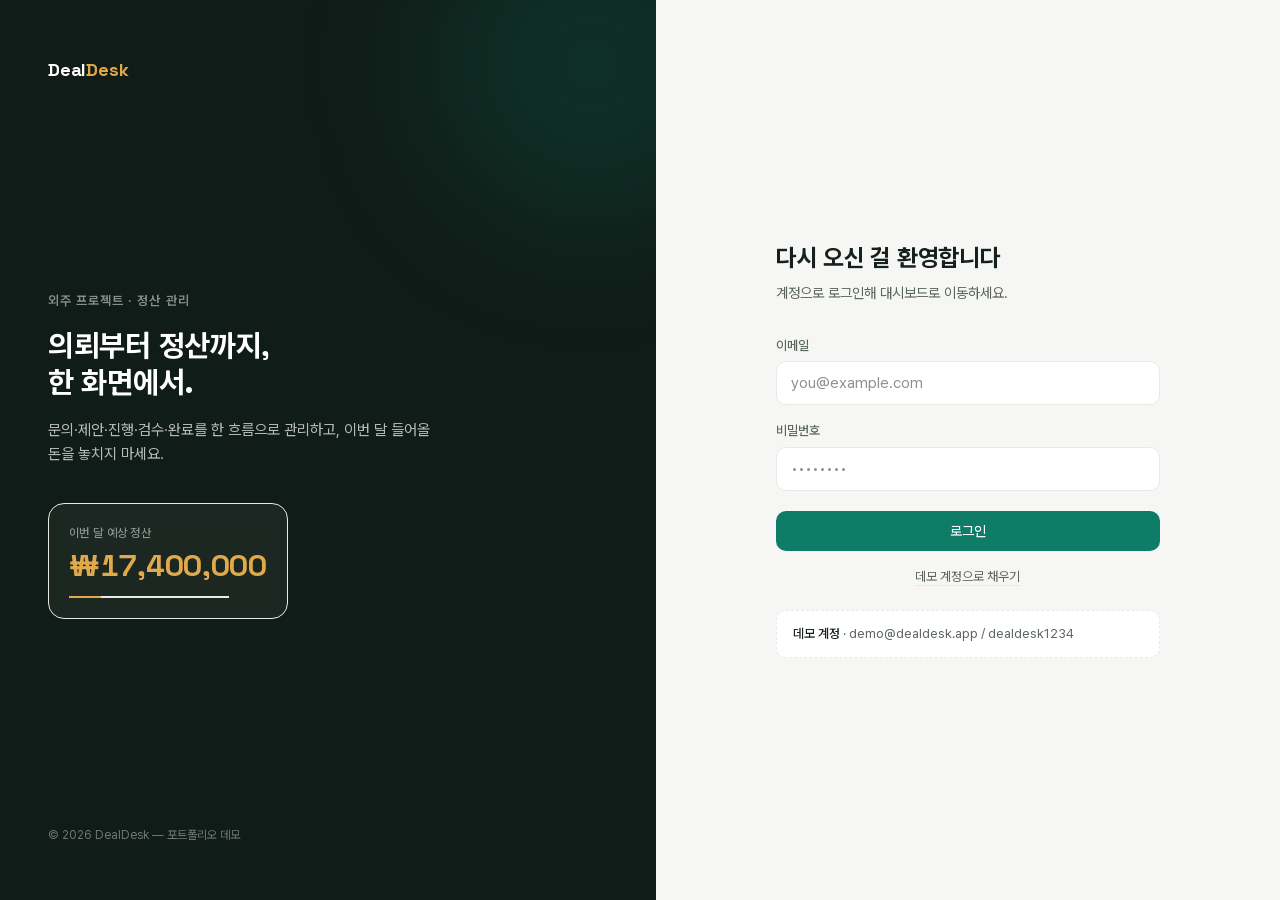
<file: dealdesk/app/index.html>
<!DOCTYPE html><html lang="ko" class="pretendard_a0285109-module__bb8acq__variable space_grotesk_e4bc979e-module__PHIvCW__variable h-full"><head><meta charSet="utf-8"/><meta name="viewport" content="width=device-width, initial-scale=1"/><link rel="preload" href="/dealdesk/app/_next/static/media/0c89a48fa5027cee-s.p.2cyn07wtgehh0.woff2" as="font" crossorigin="" type="font/woff2"/><link rel="preload" href="/dealdesk/app/_next/static/media/PretendardVariable-s.p.0ztvx5mb7lxp4.woff2" as="font" crossorigin="" type="font/woff2"/><link rel="stylesheet" href="/dealdesk/app/_next/static/chunks/2r3xm7zq1-6fo.css" data-precedence="next"/><link rel="preload" as="script" fetchPriority="low" href="/dealdesk/app/_next/static/chunks/3934mfi6zyp-s.js"/><script src="/dealdesk/app/_next/static/chunks/27jktro2p5rq9.js" async=""></script><script src="/dealdesk/app/_next/static/chunks/3rxl-jt3pdxgx.js" async=""></script><script src="/dealdesk/app/_next/static/chunks/3y3c-k156ewog.js" async=""></script><script src="/dealdesk/app/_next/static/chunks/turbopack-3d8t6ulxi7j77.js" async=""></script><script src="/dealdesk/app/_next/static/chunks/05-c3ty_6dwfk.js" async=""></script><script src="/dealdesk/app/_next/static/chunks/1-8s9_t85wwr4.js" async=""></script><script src="/dealdesk/app/_next/static/chunks/3qv-913fr44du.js" async=""></script><meta name="next-size-adjust" content=""/><title>DealDesk — 외주 프로젝트 관리</title><meta name="description" content="1인 개발자를 위한 외주 프로젝트·정산 관리 대시보드"/><link rel="icon" href="/dealdesk/app/favicon.ico?favicon.2vob68tjqpejf.ico" sizes="256x256" type="image/x-icon"/><script src="/dealdesk/app/_next/static/chunks/0cz1d0mv5g_q7.js" noModule=""></script></head><body class="min-h-full"><div hidden=""><!--$--><!--/$--></div><!--$--><!--/$--><script src="/dealdesk/app/_next/static/chunks/3934mfi6zyp-s.js" id="_R_" async=""></script><script>(self.__next_f=self.__next_f||[]).push([0])</script><script>self.__next_f.push([1,"1:\"$Sreact.fragment\"\n2:I[39756,[\"/dealdesk/app/_next/static/chunks/05-c3ty_6dwfk.js\",\"/dealdesk/app/_next/static/chunks/1-8s9_t85wwr4.js\"],\"default\"]\n3:I[37457,[\"/dealdesk/app/_next/static/chunks/05-c3ty_6dwfk.js\",\"/dealdesk/app/_next/static/chunks/1-8s9_t85wwr4.js\"],\"default\"]\n4:I[47257,[\"/dealdesk/app/_next/static/chunks/05-c3ty_6dwfk.js\",\"/dealdesk/app/_next/static/chunks/1-8s9_t85wwr4.js\"],\"ClientPageRoot\"]\n5:I[52683,[\"/dealdesk/app/_next/static/chunks/05-c3ty_6dwfk.js\",\"/dealdesk/app/_next/static/chunks/1-8s9_t85wwr4.js\",\"/dealdesk/app/_next/static/chunks/3qv-913fr44du.js\"],\"default\"]\n8:I[97367,[\"/dealdesk/app/_next/static/chunks/05-c3ty_6dwfk.js\",\"/dealdesk/app/_next/static/chunks/1-8s9_t85wwr4.js\"],\"OutletBoundary\"]\n9:\"$Sreact.suspense\"\nb:I[97367,[\"/dealdesk/app/_next/static/chunks/05-c3ty_6dwfk.js\",\"/dealdesk/app/_next/static/chunks/1-8s9_t85wwr4.js\"],\"ViewportBoundary\"]\nd:I[97367,[\"/dealdesk/app/_next/static/chunks/05-c3ty_6dwfk.js\",\"/dealdesk/app/_next/static/chunks/1-8s9_t85wwr4.js\"],\"MetadataBoundary\"]\nf:I[68027,[\"/dealdesk/app/_next/static/chunks/05-c3ty_6dwfk.js\",\"/dealdesk/app/_next/static/chunks/1-8s9_t85wwr4.js\"],\"default\",1]\n:HL[\"/dealdesk/app/_next/static/chunks/2r3xm7zq1-6fo.css\",\"style\"]\n:HL[\"/dealdesk/app/_next/static/media/0c89a48fa5027cee-s.p.2cyn07wtgehh0.woff2\",\"font\",{\"crossOrigin\":\"\",\"type\":\"font/woff2\"}]\n:HL[\"/dealdesk/app/_next/static/media/PretendardVariable-s.p.0ztvx5mb7lxp4.woff2\",\"font\",{\"crossOrigin\":\"\",\"type\":\"font/woff2\"}]\n"])</script><script>self.__next_f.push([1,"0:{\"P\":null,\"c\":[\"\",\"\"],\"q\":\"\",\"i\":false,\"f\":[[[\"\",{\"children\":[\"__PAGE__\",{}]},\"$undefined\",\"$undefined\",16],[[\"$\",\"$1\",\"c\",{\"children\":[[[\"$\",\"link\",\"0\",{\"rel\":\"stylesheet\",\"href\":\"/dealdesk/app/_next/static/chunks/2r3xm7zq1-6fo.css\",\"precedence\":\"next\",\"crossOrigin\":\"$undefined\",\"nonce\":\"$undefined\"}],[\"$\",\"script\",\"script-0\",{\"src\":\"/dealdesk/app/_next/static/chunks/05-c3ty_6dwfk.js\",\"async\":true,\"nonce\":\"$undefined\"}],[\"$\",\"script\",\"script-1\",{\"src\":\"/dealdesk/app/_next/static/chunks/1-8s9_t85wwr4.js\",\"async\":true,\"nonce\":\"$undefined\"}]],[\"$\",\"html\",null,{\"lang\":\"ko\",\"className\":\"pretendard_a0285109-module__bb8acq__variable space_grotesk_e4bc979e-module__PHIvCW__variable h-full\",\"children\":[\"$\",\"body\",null,{\"className\":\"min-h-full\",\"children\":[\"$\",\"$L2\",null,{\"parallelRouterKey\":\"children\",\"error\":\"$undefined\",\"errorStyles\":\"$undefined\",\"errorScripts\":\"$undefined\",\"template\":[\"$\",\"$L3\",null,{}],\"templateStyles\":\"$undefined\",\"templateScripts\":\"$undefined\",\"notFound\":[[[\"$\",\"title\",null,{\"children\":\"404: This page could not be found.\"}],[\"$\",\"div\",null,{\"style\":{\"fontFamily\":\"system-ui,\\\"Segoe UI\\\",Roboto,Helvetica,Arial,sans-serif,\\\"Apple Color Emoji\\\",\\\"Segoe UI Emoji\\\"\",\"height\":\"100vh\",\"textAlign\":\"center\",\"display\":\"flex\",\"flexDirection\":\"column\",\"alignItems\":\"center\",\"justifyContent\":\"center\"},\"children\":[\"$\",\"div\",null,{\"children\":[[\"$\",\"style\",null,{\"dangerouslySetInnerHTML\":{\"__html\":\"body{color:#000;background:#fff;margin:0}.next-error-h1{border-right:1px solid rgba(0,0,0,.3)}@media (prefers-color-scheme:dark){body{color:#fff;background:#000}.next-error-h1{border-right:1px solid rgba(255,255,255,.3)}}\"}}],[\"$\",\"h1\",null,{\"className\":\"next-error-h1\",\"style\":{\"display\":\"inline-block\",\"margin\":\"0 20px 0 0\",\"padding\":\"0 23px 0 0\",\"fontSize\":24,\"fontWeight\":500,\"verticalAlign\":\"top\",\"lineHeight\":\"49px\"},\"children\":404}],[\"$\",\"div\",null,{\"style\":{\"display\":\"inline-block\"},\"children\":[\"$\",\"h2\",null,{\"style\":{\"fontSize\":14,\"fontWeight\":400,\"lineHeight\":\"49px\",\"margin\":0},\"children\":\"This page could not be found.\"}]}]]}]}]],[]],\"forbidden\":\"$undefined\",\"unauthorized\":\"$undefined\"}]}]}]]}],{\"children\":[[\"$\",\"$1\",\"c\",{\"children\":[[\"$\",\"$L4\",null,{\"Component\":\"$5\",\"serverProvidedParams\":{\"searchParams\":{},\"params\":{},\"promises\":[\"$@6\",\"$@7\"]}}],[[\"$\",\"script\",\"script-0\",{\"src\":\"/dealdesk/app/_next/static/chunks/3qv-913fr44du.js\",\"async\":true,\"nonce\":\"$undefined\"}]],[\"$\",\"$L8\",null,{\"children\":[\"$\",\"$9\",null,{\"name\":\"Next.MetadataOutlet\",\"children\":\"$@a\"}]}]]}],{},null,false,null]},null,false,null],[\"$\",\"$1\",\"h\",{\"children\":[null,[\"$\",\"$Lb\",null,{\"children\":\"$Lc\"}],[\"$\",\"div\",null,{\"hidden\":true,\"children\":[\"$\",\"$Ld\",null,{\"children\":[\"$\",\"$9\",null,{\"name\":\"Next.Metadata\",\"children\":\"$Le\"}]}]}],[\"$\",\"meta\",null,{\"name\":\"next-size-adjust\",\"content\":\"\"}]]}],false]],\"m\":\"$undefined\",\"G\":[\"$f\",[[\"$\",\"link\",\"0\",{\"rel\":\"stylesheet\",\"href\":\"/dealdesk/app/_next/static/chunks/2r3xm7zq1-6fo.css\",\"precedence\":\"next\",\"crossOrigin\":\"$undefined\",\"nonce\":\"$undefined\"}]]],\"S\":true,\"h\":null,\"s\":\"$undefined\",\"l\":\"$undefined\",\"p\":\"$undefined\",\"d\":\"$undefined\",\"b\":\"5fmxIrTxrO-b-3qYuG92E\"}\n"])</script><script>self.__next_f.push([1,"6:{}\n7:\"$0:f:0:1:1:children:0:props:children:0:props:serverProvidedParams:params\"\n"])</script><script>self.__next_f.push([1,"c:[[\"$\",\"meta\",\"0\",{\"charSet\":\"utf-8\"}],[\"$\",\"meta\",\"1\",{\"name\":\"viewport\",\"content\":\"width=device-width, initial-scale=1\"}]]\n"])</script><script>self.__next_f.push([1,"10:I[27201,[\"/dealdesk/app/_next/static/chunks/05-c3ty_6dwfk.js\",\"/dealdesk/app/_next/static/chunks/1-8s9_t85wwr4.js\"],\"IconMark\"]\na:null\ne:[[\"$\",\"title\",\"0\",{\"children\":\"DealDesk — 외주 프로젝트 관리\"}],[\"$\",\"meta\",\"1\",{\"name\":\"description\",\"content\":\"1인 개발자를 위한 외주 프로젝트·정산 관리 대시보드\"}],[\"$\",\"link\",\"2\",{\"rel\":\"icon\",\"href\":\"/dealdesk/app/favicon.ico?favicon.2vob68tjqpejf.ico\",\"sizes\":\"256x256\",\"type\":\"image/x-icon\"}],[\"$\",\"$L10\",\"3\",{}]]\n"])</script></body></html>
</file>
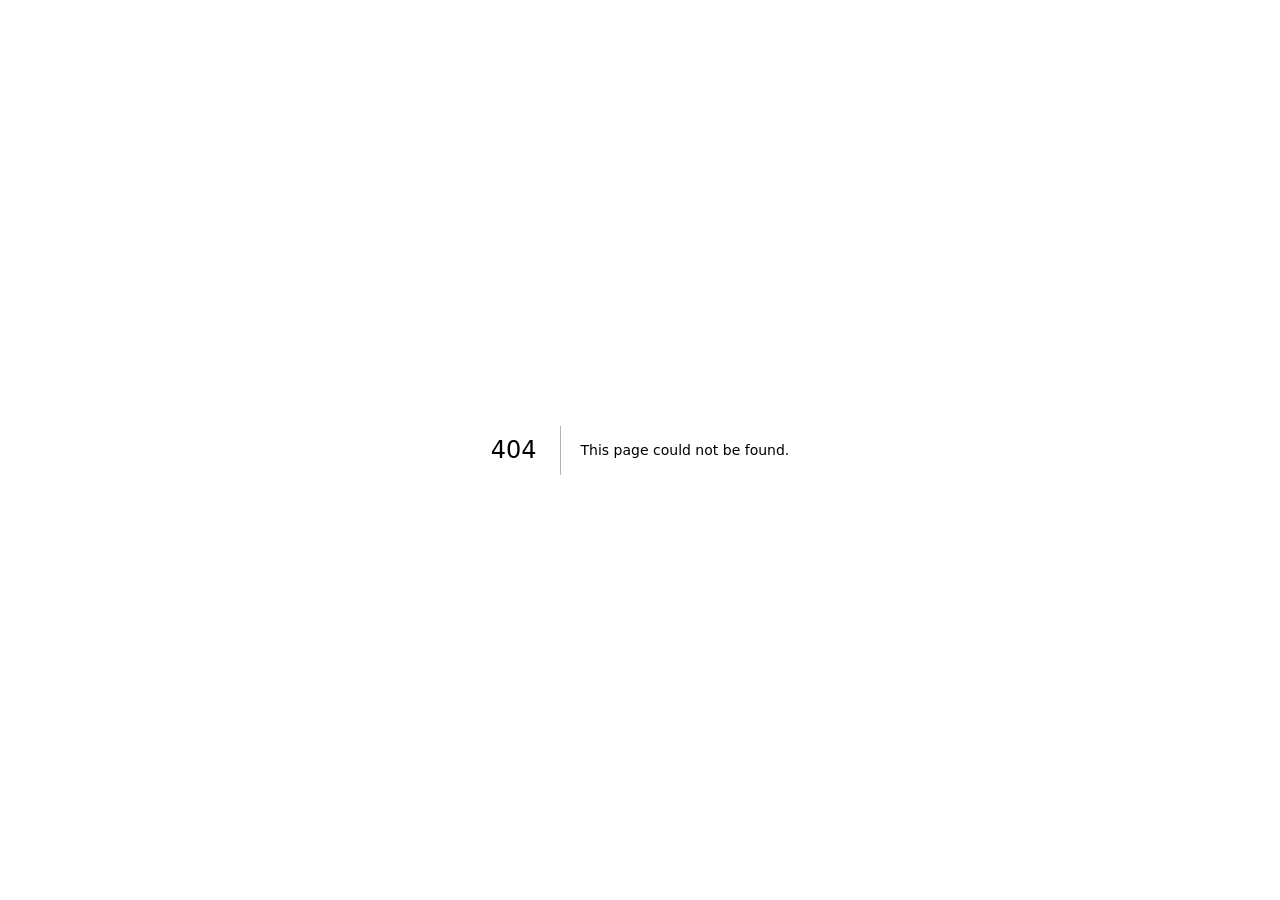
<file: dealdesk/app/404/index.html>
<!DOCTYPE html><html lang="ko" class="pretendard_a0285109-module__bb8acq__variable space_grotesk_e4bc979e-module__PHIvCW__variable h-full"><head><meta charSet="utf-8"/><meta name="viewport" content="width=device-width, initial-scale=1"/><link rel="stylesheet" href="/dealdesk/app/_next/static/chunks/2r3xm7zq1-6fo.css" data-precedence="next"/><link rel="preload" as="script" fetchPriority="low" href="/dealdesk/app/_next/static/chunks/3934mfi6zyp-s.js"/><script src="/dealdesk/app/_next/static/chunks/27jktro2p5rq9.js" async=""></script><script src="/dealdesk/app/_next/static/chunks/3rxl-jt3pdxgx.js" async=""></script><script src="/dealdesk/app/_next/static/chunks/3y3c-k156ewog.js" async=""></script><script src="/dealdesk/app/_next/static/chunks/turbopack-3d8t6ulxi7j77.js" async=""></script><script src="/dealdesk/app/_next/static/chunks/05-c3ty_6dwfk.js" async=""></script><script src="/dealdesk/app/_next/static/chunks/1-8s9_t85wwr4.js" async=""></script><meta name="robots" content="noindex"/><meta name="next-size-adjust" content=""/><title>404: This page could not be found.</title><title>DealDesk — 외주 프로젝트 관리</title><meta name="description" content="1인 개발자를 위한 외주 프로젝트·정산 관리 대시보드"/><link rel="icon" href="/dealdesk/app/favicon.ico?favicon.2vob68tjqpejf.ico" sizes="256x256" type="image/x-icon"/><script src="/dealdesk/app/_next/static/chunks/0cz1d0mv5g_q7.js" noModule=""></script></head><body class="min-h-full"><div hidden=""><!--$--><!--/$--></div><div style="font-family:system-ui,&quot;Segoe UI&quot;,Roboto,Helvetica,Arial,sans-serif,&quot;Apple Color Emoji&quot;,&quot;Segoe UI Emoji&quot;;height:100vh;text-align:center;display:flex;flex-direction:column;align-items:center;justify-content:center"><div><style>body{color:#000;background:#fff;margin:0}.next-error-h1{border-right:1px solid rgba(0,0,0,.3)}@media (prefers-color-scheme:dark){body{color:#fff;background:#000}.next-error-h1{border-right:1px solid rgba(255,255,255,.3)}}</style><h1 class="next-error-h1" style="display:inline-block;margin:0 20px 0 0;padding:0 23px 0 0;font-size:24px;font-weight:500;vertical-align:top;line-height:49px">404</h1><div style="display:inline-block"><h2 style="font-size:14px;font-weight:400;line-height:49px;margin:0">This page could not be found.</h2></div></div></div><!--$--><!--/$--><script src="/dealdesk/app/_next/static/chunks/3934mfi6zyp-s.js" id="_R_" async=""></script><script>(self.__next_f=self.__next_f||[]).push([0])</script><script>self.__next_f.push([1,"1:\"$Sreact.fragment\"\n2:I[39756,[\"/dealdesk/app/_next/static/chunks/05-c3ty_6dwfk.js\",\"/dealdesk/app/_next/static/chunks/1-8s9_t85wwr4.js\"],\"default\"]\n3:I[37457,[\"/dealdesk/app/_next/static/chunks/05-c3ty_6dwfk.js\",\"/dealdesk/app/_next/static/chunks/1-8s9_t85wwr4.js\"],\"default\"]\n4:I[97367,[\"/dealdesk/app/_next/static/chunks/05-c3ty_6dwfk.js\",\"/dealdesk/app/_next/static/chunks/1-8s9_t85wwr4.js\"],\"OutletBoundary\"]\n5:\"$Sreact.suspense\"\n8:I[97367,[\"/dealdesk/app/_next/static/chunks/05-c3ty_6dwfk.js\",\"/dealdesk/app/_next/static/chunks/1-8s9_t85wwr4.js\"],\"ViewportBoundary\"]\na:I[97367,[\"/dealdesk/app/_next/static/chunks/05-c3ty_6dwfk.js\",\"/dealdesk/app/_next/static/chunks/1-8s9_t85wwr4.js\"],\"MetadataBoundary\"]\nc:I[68027,[\"/dealdesk/app/_next/static/chunks/05-c3ty_6dwfk.js\",\"/dealdesk/app/_next/static/chunks/1-8s9_t85wwr4.js\"],\"default\",1]\n:HL[\"/dealdesk/app/_next/static/chunks/2r3xm7zq1-6fo.css\",\"style\"]\n"])</script><script>self.__next_f.push([1,"0:{\"P\":null,\"c\":[\"\",\"_not-found\",\"\"],\"q\":\"\",\"i\":false,\"f\":[[[\"\",{\"children\":[\"/_not-found\",{\"children\":[\"__PAGE__\",{}]}]},\"$undefined\",\"$undefined\",16],[[\"$\",\"$1\",\"c\",{\"children\":[[[\"$\",\"link\",\"0\",{\"rel\":\"stylesheet\",\"href\":\"/dealdesk/app/_next/static/chunks/2r3xm7zq1-6fo.css\",\"precedence\":\"next\",\"crossOrigin\":\"$undefined\",\"nonce\":\"$undefined\"}],[\"$\",\"script\",\"script-0\",{\"src\":\"/dealdesk/app/_next/static/chunks/05-c3ty_6dwfk.js\",\"async\":true,\"nonce\":\"$undefined\"}],[\"$\",\"script\",\"script-1\",{\"src\":\"/dealdesk/app/_next/static/chunks/1-8s9_t85wwr4.js\",\"async\":true,\"nonce\":\"$undefined\"}]],[\"$\",\"html\",null,{\"lang\":\"ko\",\"className\":\"pretendard_a0285109-module__bb8acq__variable space_grotesk_e4bc979e-module__PHIvCW__variable h-full\",\"children\":[\"$\",\"body\",null,{\"className\":\"min-h-full\",\"children\":[\"$\",\"$L2\",null,{\"parallelRouterKey\":\"children\",\"error\":\"$undefined\",\"errorStyles\":\"$undefined\",\"errorScripts\":\"$undefined\",\"template\":[\"$\",\"$L3\",null,{}],\"templateStyles\":\"$undefined\",\"templateScripts\":\"$undefined\",\"notFound\":[[[\"$\",\"title\",null,{\"children\":\"404: This page could not be found.\"}],[\"$\",\"div\",null,{\"style\":{\"fontFamily\":\"system-ui,\\\"Segoe UI\\\",Roboto,Helvetica,Arial,sans-serif,\\\"Apple Color Emoji\\\",\\\"Segoe UI Emoji\\\"\",\"height\":\"100vh\",\"textAlign\":\"center\",\"display\":\"flex\",\"flexDirection\":\"column\",\"alignItems\":\"center\",\"justifyContent\":\"center\"},\"children\":[\"$\",\"div\",null,{\"children\":[[\"$\",\"style\",null,{\"dangerouslySetInnerHTML\":{\"__html\":\"body{color:#000;background:#fff;margin:0}.next-error-h1{border-right:1px solid rgba(0,0,0,.3)}@media (prefers-color-scheme:dark){body{color:#fff;background:#000}.next-error-h1{border-right:1px solid rgba(255,255,255,.3)}}\"}}],[\"$\",\"h1\",null,{\"className\":\"next-error-h1\",\"style\":{\"display\":\"inline-block\",\"margin\":\"0 20px 0 0\",\"padding\":\"0 23px 0 0\",\"fontSize\":24,\"fontWeight\":500,\"verticalAlign\":\"top\",\"lineHeight\":\"49px\"},\"children\":404}],[\"$\",\"div\",null,{\"style\":{\"display\":\"inline-block\"},\"children\":[\"$\",\"h2\",null,{\"style\":{\"fontSize\":14,\"fontWeight\":400,\"lineHeight\":\"49px\",\"margin\":0},\"children\":\"This page could not be found.\"}]}]]}]}]],[]],\"forbidden\":\"$undefined\",\"unauthorized\":\"$undefined\"}]}]}]]}],{\"children\":[[\"$\",\"$1\",\"c\",{\"children\":[null,[\"$\",\"$L2\",null,{\"parallelRouterKey\":\"children\",\"error\":\"$undefined\",\"errorStyles\":\"$undefined\",\"errorScripts\":\"$undefined\",\"template\":[\"$\",\"$L3\",null,{}],\"templateStyles\":\"$undefined\",\"templateScripts\":\"$undefined\",\"notFound\":\"$undefined\",\"forbidden\":\"$undefined\",\"unauthorized\":\"$undefined\"}]]}],{\"children\":[[\"$\",\"$1\",\"c\",{\"children\":[[[\"$\",\"title\",null,{\"children\":\"404: This page could not be found.\"}],[\"$\",\"div\",null,{\"style\":\"$0:f:0:1:0:props:children:1:props:children:props:children:props:notFound:0:1:props:style\",\"children\":[\"$\",\"div\",null,{\"children\":[[\"$\",\"style\",null,{\"dangerouslySetInnerHTML\":{\"__html\":\"body{color:#000;background:#fff;margin:0}.next-error-h1{border-right:1px solid rgba(0,0,0,.3)}@media (prefers-color-scheme:dark){body{color:#fff;background:#000}.next-error-h1{border-right:1px solid rgba(255,255,255,.3)}}\"}}],[\"$\",\"h1\",null,{\"className\":\"next-error-h1\",\"style\":\"$0:f:0:1:0:props:children:1:props:children:props:children:props:notFound:0:1:props:children:props:children:1:props:style\",\"children\":404}],[\"$\",\"div\",null,{\"style\":\"$0:f:0:1:0:props:children:1:props:children:props:children:props:notFound:0:1:props:children:props:children:2:props:style\",\"children\":[\"$\",\"h2\",null,{\"style\":\"$0:f:0:1:0:props:children:1:props:children:props:children:props:notFound:0:1:props:children:props:children:2:props:children:props:style\",\"children\":\"This page could not be found.\"}]}]]}]}]],null,[\"$\",\"$L4\",null,{\"children\":[\"$\",\"$5\",null,{\"name\":\"Next.MetadataOutlet\",\"children\":\"$@6\"}]}]]}],{},null,false,null]},null,false,\"$@7\"]},null,false,null],[\"$\",\"$1\",\"h\",{\"children\":[[\"$\",\"meta\",null,{\"name\":\"robots\",\"content\":\"noindex\"}],[\"$\",\"$L8\",null,{\"children\":\"$L9\"}],[\"$\",\"div\",null,{\"hidden\":true,\"children\":[\"$\",\"$La\",null,{\"children\":[\"$\",\"$5\",null,{\"name\":\"Next.Metadata\",\"children\":\"$Lb\"}]}]}],[\"$\",\"meta\",null,{\"name\":\"next-size-adjust\",\"content\":\"\"}]]}],false]],\"m\":\"$undefined\",\"G\":[\"$c\",[[\"$\",\"link\",\"0\",{\"rel\":\"stylesheet\",\"href\":\"/dealdesk/app/_next/static/chunks/2r3xm7zq1-6fo.css\",\"precedence\":\"next\",\"crossOrigin\":\"$undefined\",\"nonce\":\"$undefined\"}]]],\"S\":true,\"h\":null,\"s\":\"$undefined\",\"l\":\"$undefined\",\"p\":\"$undefined\",\"d\":\"$undefined\",\"b\":\"5fmxIrTxrO-b-3qYuG92E\"}\n"])</script><script>self.__next_f.push([1,"d:[]\n7:\"$Wd\"\n"])</script><script>self.__next_f.push([1,"9:[[\"$\",\"meta\",\"0\",{\"charSet\":\"utf-8\"}],[\"$\",\"meta\",\"1\",{\"name\":\"viewport\",\"content\":\"width=device-width, initial-scale=1\"}]]\n"])</script><script>self.__next_f.push([1,"e:I[27201,[\"/dealdesk/app/_next/static/chunks/05-c3ty_6dwfk.js\",\"/dealdesk/app/_next/static/chunks/1-8s9_t85wwr4.js\"],\"IconMark\"]\n6:null\nb:[[\"$\",\"title\",\"0\",{\"children\":\"DealDesk — 외주 프로젝트 관리\"}],[\"$\",\"meta\",\"1\",{\"name\":\"description\",\"content\":\"1인 개발자를 위한 외주 프로젝트·정산 관리 대시보드\"}],[\"$\",\"link\",\"2\",{\"rel\":\"icon\",\"href\":\"/dealdesk/app/favicon.ico?favicon.2vob68tjqpejf.ico\",\"sizes\":\"256x256\",\"type\":\"image/x-icon\"}],[\"$\",\"$Le\",\"3\",{}]]\n"])</script></body></html>
</file>
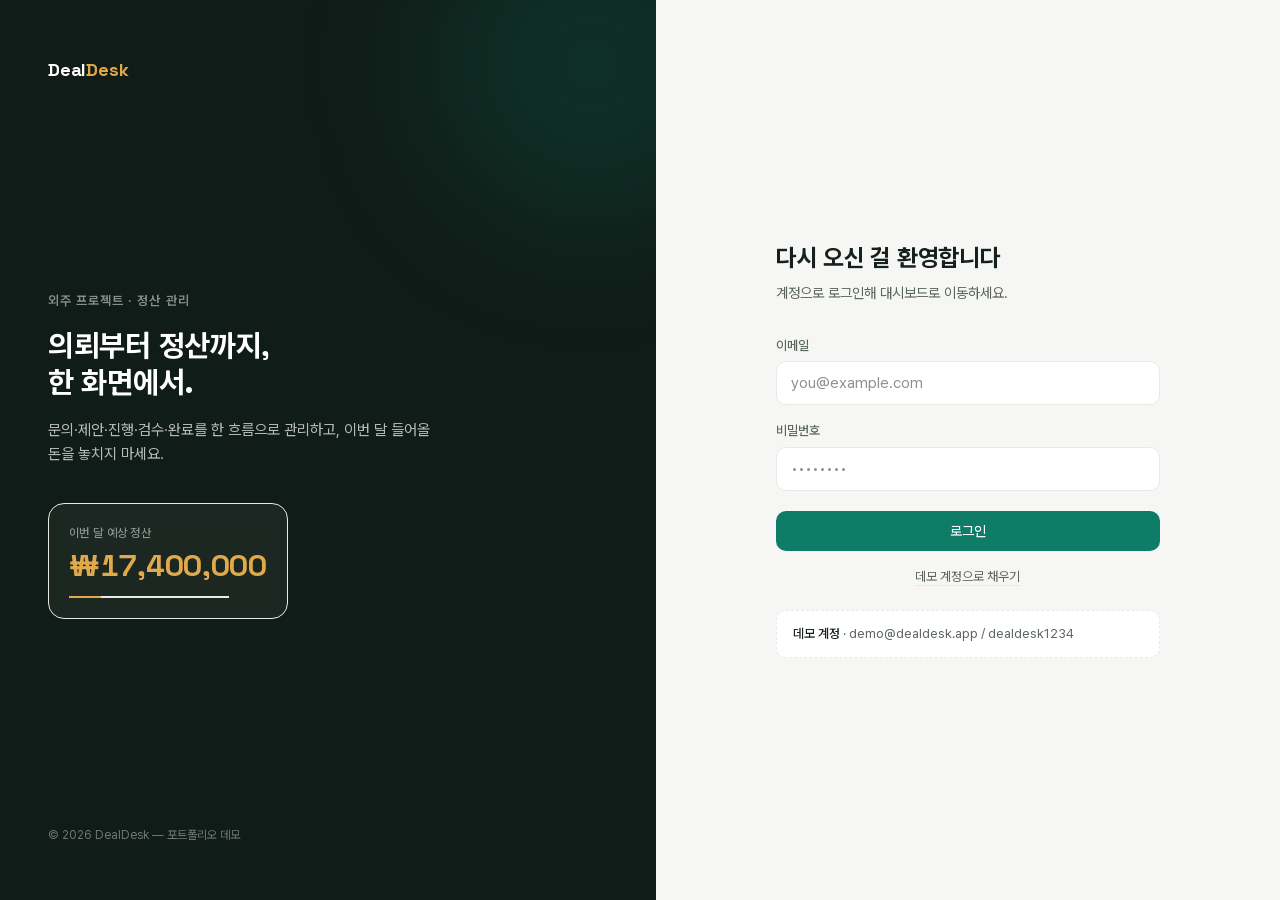
<file: dealdesk/app/dashboard/index.html>
<!DOCTYPE html><html lang="ko" class="pretendard_a0285109-module__bb8acq__variable space_grotesk_e4bc979e-module__PHIvCW__variable h-full"><head><meta charSet="utf-8"/><meta name="viewport" content="width=device-width, initial-scale=1"/><link rel="preload" href="/dealdesk/app/_next/static/media/0c89a48fa5027cee-s.p.2cyn07wtgehh0.woff2" as="font" crossorigin="" type="font/woff2"/><link rel="preload" href="/dealdesk/app/_next/static/media/PretendardVariable-s.p.0ztvx5mb7lxp4.woff2" as="font" crossorigin="" type="font/woff2"/><link rel="stylesheet" href="/dealdesk/app/_next/static/chunks/2r3xm7zq1-6fo.css" data-precedence="next"/><link rel="preload" as="script" fetchPriority="low" href="/dealdesk/app/_next/static/chunks/3934mfi6zyp-s.js"/><script src="/dealdesk/app/_next/static/chunks/27jktro2p5rq9.js" async=""></script><script src="/dealdesk/app/_next/static/chunks/3rxl-jt3pdxgx.js" async=""></script><script src="/dealdesk/app/_next/static/chunks/3y3c-k156ewog.js" async=""></script><script src="/dealdesk/app/_next/static/chunks/turbopack-3d8t6ulxi7j77.js" async=""></script><script src="/dealdesk/app/_next/static/chunks/05-c3ty_6dwfk.js" async=""></script><script src="/dealdesk/app/_next/static/chunks/1-8s9_t85wwr4.js" async=""></script><script src="/dealdesk/app/_next/static/chunks/1wig2nvd-mzcz.js" async=""></script><script src="/dealdesk/app/_next/static/chunks/0aw-_2igdlj5m.js" async=""></script><script src="/dealdesk/app/_next/static/chunks/226j90662jx8e.js" async=""></script><script src="/dealdesk/app/_next/static/chunks/3g7t-gxq0efsl.js" async=""></script><meta name="next-size-adjust" content=""/><title>DealDesk — 외주 프로젝트 관리</title><meta name="description" content="1인 개발자를 위한 외주 프로젝트·정산 관리 대시보드"/><link rel="icon" href="/dealdesk/app/favicon.ico?favicon.2vob68tjqpejf.ico" sizes="256x256" type="image/x-icon"/><script src="/dealdesk/app/_next/static/chunks/0cz1d0mv5g_q7.js" noModule=""></script></head><body class="min-h-full"><div hidden=""><!--$--><!--/$--></div><div class="mx-auto flex max-w-6xl animate-pulse flex-col gap-6"><div class="h-8 w-40 rounded-lg bg-surface-2"></div><div class="grid grid-cols-2 gap-4 xl:grid-cols-4"><div class="h-28 rounded-2xl bg-surface-2"></div><div class="h-28 rounded-2xl bg-surface-2"></div><div class="h-28 rounded-2xl bg-surface-2"></div><div class="h-28 rounded-2xl bg-surface-2"></div></div><div class="grid gap-4 lg:grid-cols-3"><div class="h-72 rounded-2xl bg-surface-2 lg:col-span-2"></div><div class="h-72 rounded-2xl bg-surface-2"></div></div></div><script src="/dealdesk/app/_next/static/chunks/3934mfi6zyp-s.js" id="_R_" async=""></script><script>(self.__next_f=self.__next_f||[]).push([0])</script><script>self.__next_f.push([1,"1:\"$Sreact.fragment\"\n2:I[39756,[\"/dealdesk/app/_next/static/chunks/05-c3ty_6dwfk.js\",\"/dealdesk/app/_next/static/chunks/1-8s9_t85wwr4.js\"],\"default\"]\n3:I[37457,[\"/dealdesk/app/_next/static/chunks/05-c3ty_6dwfk.js\",\"/dealdesk/app/_next/static/chunks/1-8s9_t85wwr4.js\"],\"default\"]\n4:I[39756,[\"/dealdesk/app/_next/static/chunks/05-c3ty_6dwfk.js\",\"/dealdesk/app/_next/static/chunks/1-8s9_t85wwr4.js\"],\"LoadingBoundaryProvider\"]\n5:I[92825,[\"/dealdesk/app/_next/static/chunks/05-c3ty_6dwfk.js\",\"/dealdesk/app/_next/static/chunks/1-8s9_t85wwr4.js\"],\"ClientSegmentRoot\"]\n6:I[88537,[\"/dealdesk/app/_next/static/chunks/05-c3ty_6dwfk.js\",\"/dealdesk/app/_next/static/chunks/1-8s9_t85wwr4.js\",\"/dealdesk/app/_next/static/chunks/1wig2nvd-mzcz.js\",\"/dealdesk/app/_next/static/chunks/0aw-_2igdlj5m.js\"],\"default\"]\n8:I[47257,[\"/dealdesk/app/_next/static/chunks/05-c3ty_6dwfk.js\",\"/dealdesk/app/_next/static/chunks/1-8s9_t85wwr4.js\"],\"ClientPageRoot\"]\n9:I[27671,[\"/dealdesk/app/_next/static/chunks/05-c3ty_6dwfk.js\",\"/dealdesk/app/_next/static/chunks/1-8s9_t85wwr4.js\",\"/dealdesk/app/_next/static/chunks/1wig2nvd-mzcz.js\",\"/dealdesk/app/_next/static/chunks/0aw-_2igdlj5m.js\",\"/dealdesk/app/_next/static/chunks/226j90662jx8e.js\",\"/dealdesk/app/_next/static/chunks/3g7t-gxq0efsl.js\"],\"default\"]\nf:I[68027,[\"/dealdesk/app/_next/static/chunks/05-c3ty_6dwfk.js\",\"/dealdesk/app/_next/static/chunks/1-8s9_t85wwr4.js\"],\"default\",1]\n:HL[\"/dealdesk/app/_next/static/chunks/2r3xm7zq1-6fo.css\",\"style\"]\n:HL[\"/dealdesk/app/_next/static/media/0c89a48fa5027cee-s.p.2cyn07wtgehh0.woff2\",\"font\",{\"crossOrigin\":\"\",\"type\":\"font/woff2\"}]\n:HL[\"/dealdesk/app/_next/static/media/PretendardVariable-s.p.0ztvx5mb7lxp4.woff2\",\"font\",{\"crossOrigin\":\"\",\"type\":\"font/woff2\"}]\n"])</script><script>self.__next_f.push([1,"0:{\"P\":null,\"c\":[\"\",\"dashboard\",\"\"],\"q\":\"\",\"i\":false,\"f\":[[[\"\",{\"children\":[\"(app)\",{\"children\":[\"dashboard\",{\"children\":[\"__PAGE__\",{}]}]},\"$undefined\",\"$undefined\",4]},\"$undefined\",\"$undefined\",24],[[\"$\",\"$1\",\"c\",{\"children\":[[[\"$\",\"link\",\"0\",{\"rel\":\"stylesheet\",\"href\":\"/dealdesk/app/_next/static/chunks/2r3xm7zq1-6fo.css\",\"precedence\":\"next\",\"crossOrigin\":\"$undefined\",\"nonce\":\"$undefined\"}],[\"$\",\"script\",\"script-0\",{\"src\":\"/dealdesk/app/_next/static/chunks/05-c3ty_6dwfk.js\",\"async\":true,\"nonce\":\"$undefined\"}],[\"$\",\"script\",\"script-1\",{\"src\":\"/dealdesk/app/_next/static/chunks/1-8s9_t85wwr4.js\",\"async\":true,\"nonce\":\"$undefined\"}]],[\"$\",\"html\",null,{\"lang\":\"ko\",\"className\":\"pretendard_a0285109-module__bb8acq__variable space_grotesk_e4bc979e-module__PHIvCW__variable h-full\",\"children\":[\"$\",\"body\",null,{\"className\":\"min-h-full\",\"children\":[\"$\",\"$L2\",null,{\"parallelRouterKey\":\"children\",\"error\":\"$undefined\",\"errorStyles\":\"$undefined\",\"errorScripts\":\"$undefined\",\"template\":[\"$\",\"$L3\",null,{}],\"templateStyles\":\"$undefined\",\"templateScripts\":\"$undefined\",\"notFound\":[[[\"$\",\"title\",null,{\"children\":\"404: This page could not be found.\"}],[\"$\",\"div\",null,{\"style\":{\"fontFamily\":\"system-ui,\\\"Segoe UI\\\",Roboto,Helvetica,Arial,sans-serif,\\\"Apple Color Emoji\\\",\\\"Segoe UI Emoji\\\"\",\"height\":\"100vh\",\"textAlign\":\"center\",\"display\":\"flex\",\"flexDirection\":\"column\",\"alignItems\":\"center\",\"justifyContent\":\"center\"},\"children\":[\"$\",\"div\",null,{\"children\":[[\"$\",\"style\",null,{\"dangerouslySetInnerHTML\":{\"__html\":\"body{color:#000;background:#fff;margin:0}.next-error-h1{border-right:1px solid rgba(0,0,0,.3)}@media (prefers-color-scheme:dark){body{color:#fff;background:#000}.next-error-h1{border-right:1px solid rgba(255,255,255,.3)}}\"}}],[\"$\",\"h1\",null,{\"className\":\"next-error-h1\",\"style\":{\"display\":\"inline-block\",\"margin\":\"0 20px 0 0\",\"padding\":\"0 23px 0 0\",\"fontSize\":24,\"fontWeight\":500,\"verticalAlign\":\"top\",\"lineHeight\":\"49px\"},\"children\":404}],[\"$\",\"div\",null,{\"style\":{\"display\":\"inline-block\"},\"children\":[\"$\",\"h2\",null,{\"style\":{\"fontSize\":14,\"fontWeight\":400,\"lineHeight\":\"49px\",\"margin\":0},\"children\":\"This page could not be found.\"}]}]]}]}]],[]],\"forbidden\":\"$undefined\",\"unauthorized\":\"$undefined\"}]}]}]]}],{\"children\":[[\"$\",\"$L4\",null,{\"loading\":[[\"$\",\"div\",\"l\",{\"className\":\"mx-auto flex max-w-6xl animate-pulse flex-col gap-6\",\"children\":[[\"$\",\"div\",null,{\"className\":\"h-8 w-40 rounded-lg bg-surface-2\"}],[\"$\",\"div\",null,{\"className\":\"grid grid-cols-2 gap-4 xl:grid-cols-4\",\"children\":[[\"$\",\"div\",\"0\",{\"className\":\"h-28 rounded-2xl bg-surface-2\"}],[\"$\",\"div\",\"1\",{\"className\":\"h-28 rounded-2xl bg-surface-2\"}],[\"$\",\"div\",\"2\",{\"className\":\"h-28 rounded-2xl bg-surface-2\"}],[\"$\",\"div\",\"3\",{\"className\":\"h-28 rounded-2xl bg-surface-2\"}]]}],[\"$\",\"div\",null,{\"className\":\"grid gap-4 lg:grid-cols-3\",\"children\":[[\"$\",\"div\",null,{\"className\":\"h-72 rounded-2xl bg-surface-2 lg:col-span-2\"}],[\"$\",\"div\",null,{\"className\":\"h-72 rounded-2xl bg-surface-2\"}]]}]]}],[],[]],\"children\":[\"$\",\"$1\",\"c\",{\"children\":[[[\"$\",\"script\",\"script-0\",{\"src\":\"/dealdesk/app/_next/static/chunks/1wig2nvd-mzcz.js\",\"async\":true,\"nonce\":\"$undefined\"}],[\"$\",\"script\",\"script-1\",{\"src\":\"/dealdesk/app/_next/static/chunks/0aw-_2igdlj5m.js\",\"async\":true,\"nonce\":\"$undefined\"}]],[\"$\",\"$L5\",null,{\"Component\":\"$6\",\"slots\":{\"children\":[\"$\",\"$L2\",null,{\"parallelRouterKey\":\"children\",\"error\":\"$undefined\",\"errorStyles\":\"$undefined\",\"errorScripts\":\"$undefined\",\"template\":[\"$\",\"$L3\",null,{}],\"templateStyles\":\"$undefined\",\"templateScripts\":\"$undefined\",\"notFound\":[[[\"$\",\"title\",null,{\"children\":\"404: This page could not be found.\"}],[\"$\",\"div\",null,{\"style\":\"$0:f:0:1:0:props:children:1:props:children:props:children:props:notFound:0:1:props:style\",\"children\":[\"$\",\"div\",null,{\"children\":[[\"$\",\"style\",null,{\"dangerouslySetInnerHTML\":{\"__html\":\"body{color:#000;background:#fff;margin:0}.next-error-h1{border-right:1px solid rgba(0,0,0,.3)}@media (prefers-color-scheme:dark){body{color:#fff;background:#000}.next-error-h1{border-right:1px solid rgba(255,255,255,.3)}}\"}}],[\"$\",\"h1\",null,{\"className\":\"next-error-h1\",\"style\":\"$0:f:0:1:0:props:children:1:props:children:props:children:props:notFound:0:1:props:children:props:children:1:props:style\",\"children\":404}],[\"$\",\"div\",null,{\"style\":\"$0:f:0:1:0:props:children:1:props:children:props:children:props:notFound:0:1:props:children:props:children:2:props:style\",\"children\":[\"$\",\"h2\",null,{\"style\":\"$0:f:0:1:0:props:children:1:props:children:props:children:props:notFound:0:1:props:children:props:children:2:props:children:props:style\",\"children\":\"This page could not be found.\"}]}]]}]}]],[]],\"forbidden\":\"$undefined\",\"unauthorized\":\"$undefined\"}]},\"serverProvidedParams\":{\"params\":{},\"promises\":[\"$@7\"]}}]]}]}],{\"children\":[[\"$\",\"$1\",\"c\",{\"children\":[null,[\"$\",\"$L2\",null,{\"parallelRouterKey\":\"children\",\"error\":\"$undefined\",\"errorStyles\":\"$undefined\",\"errorScripts\":\"$undefined\",\"template\":[\"$\",\"$L3\",null,{}],\"templateStyles\":\"$undefined\",\"templateScripts\":\"$undefined\",\"notFound\":\"$undefined\",\"forbidden\":\"$undefined\",\"unauthorized\":\"$undefined\"}]]}],{\"children\":[[\"$\",\"$1\",\"c\",{\"children\":[[\"$\",\"$L8\",null,{\"Component\":\"$9\",\"serverProvidedParams\":{\"searchParams\":{},\"params\":\"$0:f:0:1:1:children:0:props:children:props:children:1:props:serverProvidedParams:params\",\"promises\":[\"$@a\",\"$@b\"]}}],[[\"$\",\"script\",\"script-0\",{\"src\":\"/dealdesk/app/_next/static/chunks/226j90662jx8e.js\",\"async\":true,\"nonce\":\"$undefined\"}],[\"$\",\"script\",\"script-1\",{\"src\":\"/dealdesk/app/_next/static/chunks/3g7t-gxq0efsl.js\",\"async\":true,\"nonce\":\"$undefined\"}]],\"$Lc\"]}],{},null,false,null]},null,false,\"$@d\"]},null,false,null]},null,false,null],\"$Le\",false]],\"m\":\"$undefined\",\"G\":[\"$f\",[\"$L10\"]],\"S\":true,\"h\":null,\"s\":\"$undefined\",\"l\":\"$undefined\",\"p\":\"$undefined\",\"d\":\"$undefined\",\"b\":\"5fmxIrTxrO-b-3qYuG92E\"}\n"])</script><script>self.__next_f.push([1,"11:I[97367,[\"/dealdesk/app/_next/static/chunks/05-c3ty_6dwfk.js\",\"/dealdesk/app/_next/static/chunks/1-8s9_t85wwr4.js\"],\"OutletBoundary\"]\n12:\"$Sreact.suspense\"\n15:I[97367,[\"/dealdesk/app/_next/static/chunks/05-c3ty_6dwfk.js\",\"/dealdesk/app/_next/static/chunks/1-8s9_t85wwr4.js\"],\"ViewportBoundary\"]\n17:I[97367,[\"/dealdesk/app/_next/static/chunks/05-c3ty_6dwfk.js\",\"/dealdesk/app/_next/static/chunks/1-8s9_t85wwr4.js\"],\"MetadataBoundary\"]\nc:[\"$\",\"$L11\",null,{\"children\":[\"$\",\"$12\",null,{\"name\":\"Next.MetadataOutlet\",\"children\":\"$@13\"}]}]\n14:[]\nd:\"$W14\"\ne:[\"$\",\"$1\",\"h\",{\"children\":[null,[\"$\",\"$L15\",null,{\"children\":\"$L16\"}],[\"$\",\"div\",null,{\"hidden\":true,\"children\":[\"$\",\"$L17\",null,{\"children\":[\"$\",\"$12\",null,{\"name\":\"Next.Metadata\",\"children\":\"$L18\"}]}]}],[\"$\",\"meta\",null,{\"name\":\"next-size-adjust\",\"content\":\"\"}]]}]\n10:[\"$\",\"link\",\"0\",{\"rel\":\"stylesheet\",\"href\":\"/dealdesk/app/_next/static/chunks/2r3xm7zq1-6fo.css\",\"precedence\":\"next\",\"crossOrigin\":\"$undefined\",\"nonce\":\"$undefined\"}]\n7:\"$0:f:0:1:1:children:0:props:children:props:children:1:props:serverProvidedParams:params\"\na:{}\nb:\"$0:f:0:1:1:children:0:props:children:props:children:1:props:serverProvidedParams:params\"\n"])</script><script>self.__next_f.push([1,"16:[[\"$\",\"meta\",\"0\",{\"charSet\":\"utf-8\"}],[\"$\",\"meta\",\"1\",{\"name\":\"viewport\",\"content\":\"width=device-width, initial-scale=1\"}]]\n"])</script><script>self.__next_f.push([1,"19:I[27201,[\"/dealdesk/app/_next/static/chunks/05-c3ty_6dwfk.js\",\"/dealdesk/app/_next/static/chunks/1-8s9_t85wwr4.js\"],\"IconMark\"]\n13:null\n18:[[\"$\",\"title\",\"0\",{\"children\":\"DealDesk — 외주 프로젝트 관리\"}],[\"$\",\"meta\",\"1\",{\"name\":\"description\",\"content\":\"1인 개발자를 위한 외주 프로젝트·정산 관리 대시보드\"}],[\"$\",\"link\",\"2\",{\"rel\":\"icon\",\"href\":\"/dealdesk/app/favicon.ico?favicon.2vob68tjqpejf.ico\",\"sizes\":\"256x256\",\"type\":\"image/x-icon\"}],[\"$\",\"$L19\",\"3\",{}]]\n"])</script></body></html>
</file>
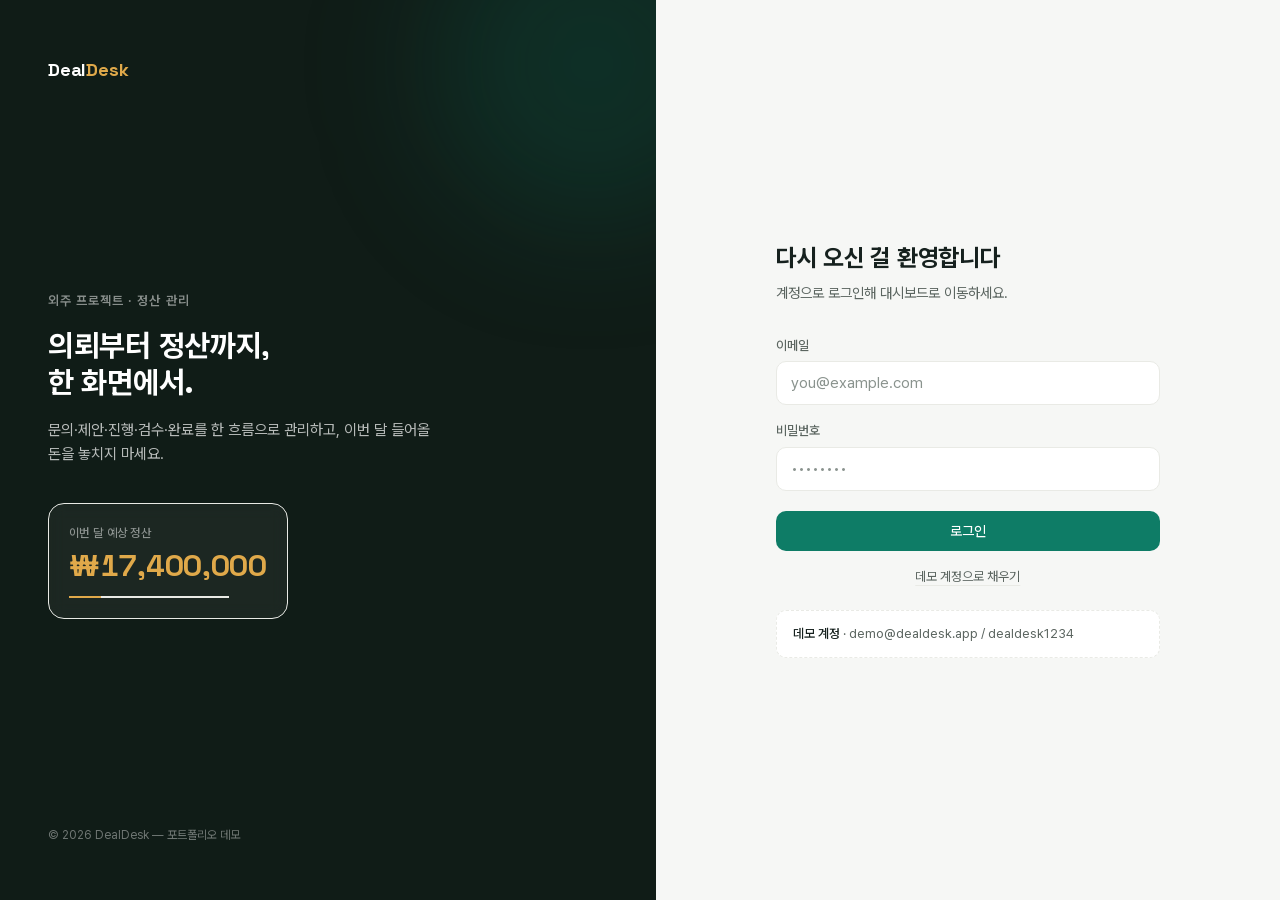
<file: dealdesk/app/login/index.html>
<!DOCTYPE html><html lang="ko" class="pretendard_a0285109-module__bb8acq__variable space_grotesk_e4bc979e-module__PHIvCW__variable h-full"><head><meta charSet="utf-8"/><meta name="viewport" content="width=device-width, initial-scale=1"/><link rel="preload" href="/dealdesk/app/_next/static/media/0c89a48fa5027cee-s.p.2cyn07wtgehh0.woff2" as="font" crossorigin="" type="font/woff2"/><link rel="preload" href="/dealdesk/app/_next/static/media/PretendardVariable-s.p.0ztvx5mb7lxp4.woff2" as="font" crossorigin="" type="font/woff2"/><link rel="stylesheet" href="/dealdesk/app/_next/static/chunks/2r3xm7zq1-6fo.css" data-precedence="next"/><link rel="preload" as="script" fetchPriority="low" href="/dealdesk/app/_next/static/chunks/3934mfi6zyp-s.js"/><script src="/dealdesk/app/_next/static/chunks/27jktro2p5rq9.js" async=""></script><script src="/dealdesk/app/_next/static/chunks/3rxl-jt3pdxgx.js" async=""></script><script src="/dealdesk/app/_next/static/chunks/3y3c-k156ewog.js" async=""></script><script src="/dealdesk/app/_next/static/chunks/turbopack-3d8t6ulxi7j77.js" async=""></script><script src="/dealdesk/app/_next/static/chunks/05-c3ty_6dwfk.js" async=""></script><script src="/dealdesk/app/_next/static/chunks/1-8s9_t85wwr4.js" async=""></script><script src="/dealdesk/app/_next/static/chunks/2sqbzhoke38hk.js" async=""></script><script src="/dealdesk/app/_next/static/chunks/1b68zrr-khdb6.js" async=""></script><meta name="next-size-adjust" content=""/><title>로그인 — DealDesk</title><meta name="description" content="1인 개발자를 위한 외주 프로젝트·정산 관리 대시보드"/><link rel="icon" href="/dealdesk/app/favicon.ico?favicon.2vob68tjqpejf.ico" sizes="256x256" type="image/x-icon"/><script src="/dealdesk/app/_next/static/chunks/0cz1d0mv5g_q7.js" noModule=""></script></head><body class="min-h-full"><div hidden=""><!--$--><!--/$--></div><main class="grid min-h-dvh lg:grid-cols-[1.05fr_1fr]"><aside class="relative hidden overflow-hidden bg-[#101c17] px-12 py-14 lg:flex lg:flex-col lg:justify-between"><div class="pointer-events-none absolute -right-24 -top-24 h-80 w-80 rounded-full bg-brand/20 blur-3xl"></div><div class="relative"><span class="font-display text-lg font-bold tracking-tight text-white">Deal<span class="text-money-bright">Desk</span></span></div><div class="relative"><p class="text-[0.8125rem] font-semibold uppercase tracking-[0.08em] text-white/50">외주 프로젝트 · 정산 관리</p><h1 class="mt-4 font-display text-3xl font-bold leading-tight text-white">의뢰부터 정산까지,<br/>한 화면에서.</h1><p class="mt-4 max-w-sm text-[0.95rem] leading-relaxed text-white/70">문의·제안·진행·검수·완료를 한 흐름으로 관리하고, 이번 달 들어올 돈을 놓치지 마세요.</p><div class="mt-9 w-fit rounded-2xl border border-white/10 bg-white/5 p-5 backdrop-blur"><p class="text-[0.75rem] font-medium uppercase tracking-wide text-white/50">이번 달 예상 정산</p><p class="mt-1.5 font-display text-3xl font-bold tabular-nums text-money-bright">₩17,400,000</p><hr class="ledger-rule mt-3 w-40"/></div></div><p class="relative text-[0.75rem] text-white/40">© <!-- -->2026<!-- --> DealDesk — 포트폴리오 데모</p></aside><div class="flex items-center justify-center px-6 py-14"><div class="w-full max-w-sm"><div class="mb-8 lg:hidden"><span class="font-display text-lg font-bold tracking-tight text-ink">Deal<span class="text-money">Desk</span></span></div><h2 class="font-display text-2xl font-bold text-ink">다시 오신 걸 환영합니다</h2><p class="mt-2 text-[0.9rem] text-muted">계정으로 로그인해 대시보드로 이동하세요.</p><div class="mt-8"><form class="flex flex-col gap-4" action="javascript:throw new Error(&#x27;React form unexpectedly submitted.&#x27;)"><label class="flex flex-col gap-1.5"><span class="text-[0.8125rem] font-medium text-muted">이메일</span><input type="email" autoComplete="email" placeholder="you@example.com" class="h-11 rounded-[10px] border border-line bg-surface px-3.5 text-[0.95rem] text-ink outline-none transition-colors placeholder:text-faint focus:border-brand" name="email" value=""/></label><label class="flex flex-col gap-1.5"><span class="text-[0.8125rem] font-medium text-muted">비밀번호</span><input type="password" autoComplete="current-password" placeholder="••••••••" class="h-11 rounded-[10px] border border-line bg-surface px-3.5 text-[0.95rem] text-ink outline-none transition-colors placeholder:text-faint focus:border-brand" name="password" value=""/></label><button class="inline-flex items-center justify-center gap-2 rounded-[10px] font-medium transition-colors disabled:opacity-50 disabled:pointer-events-none whitespace-nowrap bg-brand text-on-brand hover:bg-brand-hover h-10 px-4 text-sm mt-1 w-full" type="submit">로그인</button><button type="button" class="mx-auto text-[0.8125rem] text-muted underline decoration-line underline-offset-4 hover:text-brand">데모 계정으로 채우기</button></form></div><p class="mt-6 rounded-[10px] border border-dashed border-line bg-surface px-4 py-3 text-[0.8125rem] leading-relaxed text-muted"><span class="font-medium text-ink">데모 계정</span> · demo@dealdesk.app / dealdesk1234</p></div></div></main><!--$--><!--/$--><script>addEventListener("submit",function(a){if(!a.defaultPrevented){var b=a.target,d=a.submitter,c=b.action,e=d;if(d){var f=d.getAttribute("formAction");null!=f&&(c=f,e=null)}"javascript:throw new Error('React form unexpectedly submitted.')"===c&&(a.preventDefault(),a=new FormData(b,e),c=b.ownerDocument||b,(c.$$reactFormReplay=c.$$reactFormReplay||[]).push(b,d,a))}});</script><script src="/dealdesk/app/_next/static/chunks/3934mfi6zyp-s.js" id="_R_" async=""></script><script>(self.__next_f=self.__next_f||[]).push([0])</script><script>self.__next_f.push([1,"1:\"$Sreact.fragment\"\n2:I[39756,[\"/dealdesk/app/_next/static/chunks/05-c3ty_6dwfk.js\",\"/dealdesk/app/_next/static/chunks/1-8s9_t85wwr4.js\"],\"default\"]\n3:I[37457,[\"/dealdesk/app/_next/static/chunks/05-c3ty_6dwfk.js\",\"/dealdesk/app/_next/static/chunks/1-8s9_t85wwr4.js\"],\"default\"]\nc:I[68027,[\"/dealdesk/app/_next/static/chunks/05-c3ty_6dwfk.js\",\"/dealdesk/app/_next/static/chunks/1-8s9_t85wwr4.js\"],\"default\",1]\n:HL[\"/dealdesk/app/_next/static/chunks/2r3xm7zq1-6fo.css\",\"style\"]\n:HL[\"/dealdesk/app/_next/static/media/0c89a48fa5027cee-s.p.2cyn07wtgehh0.woff2\",\"font\",{\"crossOrigin\":\"\",\"type\":\"font/woff2\"}]\n:HL[\"/dealdesk/app/_next/static/media/PretendardVariable-s.p.0ztvx5mb7lxp4.woff2\",\"font\",{\"crossOrigin\":\"\",\"type\":\"font/woff2\"}]\n"])</script><script>self.__next_f.push([1,"0:{\"P\":null,\"c\":[\"\",\"login\",\"\"],\"q\":\"\",\"i\":false,\"f\":[[[\"\",{\"children\":[\"login\",{\"children\":[\"__PAGE__\",{}]}]},\"$undefined\",\"$undefined\",16],[[\"$\",\"$1\",\"c\",{\"children\":[[[\"$\",\"link\",\"0\",{\"rel\":\"stylesheet\",\"href\":\"/dealdesk/app/_next/static/chunks/2r3xm7zq1-6fo.css\",\"precedence\":\"next\",\"crossOrigin\":\"$undefined\",\"nonce\":\"$undefined\"}],[\"$\",\"script\",\"script-0\",{\"src\":\"/dealdesk/app/_next/static/chunks/05-c3ty_6dwfk.js\",\"async\":true,\"nonce\":\"$undefined\"}],[\"$\",\"script\",\"script-1\",{\"src\":\"/dealdesk/app/_next/static/chunks/1-8s9_t85wwr4.js\",\"async\":true,\"nonce\":\"$undefined\"}]],[\"$\",\"html\",null,{\"lang\":\"ko\",\"className\":\"pretendard_a0285109-module__bb8acq__variable space_grotesk_e4bc979e-module__PHIvCW__variable h-full\",\"children\":[\"$\",\"body\",null,{\"className\":\"min-h-full\",\"children\":[\"$\",\"$L2\",null,{\"parallelRouterKey\":\"children\",\"error\":\"$undefined\",\"errorStyles\":\"$undefined\",\"errorScripts\":\"$undefined\",\"template\":[\"$\",\"$L3\",null,{}],\"templateStyles\":\"$undefined\",\"templateScripts\":\"$undefined\",\"notFound\":[[[\"$\",\"title\",null,{\"children\":\"404: This page could not be found.\"}],[\"$\",\"div\",null,{\"style\":{\"fontFamily\":\"system-ui,\\\"Segoe UI\\\",Roboto,Helvetica,Arial,sans-serif,\\\"Apple Color Emoji\\\",\\\"Segoe UI Emoji\\\"\",\"height\":\"100vh\",\"textAlign\":\"center\",\"display\":\"flex\",\"flexDirection\":\"column\",\"alignItems\":\"center\",\"justifyContent\":\"center\"},\"children\":[\"$\",\"div\",null,{\"children\":[[\"$\",\"style\",null,{\"dangerouslySetInnerHTML\":{\"__html\":\"body{color:#000;background:#fff;margin:0}.next-error-h1{border-right:1px solid rgba(0,0,0,.3)}@media (prefers-color-scheme:dark){body{color:#fff;background:#000}.next-error-h1{border-right:1px solid rgba(255,255,255,.3)}}\"}}],[\"$\",\"h1\",null,{\"className\":\"next-error-h1\",\"style\":{\"display\":\"inline-block\",\"margin\":\"0 20px 0 0\",\"padding\":\"0 23px 0 0\",\"fontSize\":24,\"fontWeight\":500,\"verticalAlign\":\"top\",\"lineHeight\":\"49px\"},\"children\":404}],[\"$\",\"div\",null,{\"style\":{\"display\":\"inline-block\"},\"children\":[\"$\",\"h2\",null,{\"style\":{\"fontSize\":14,\"fontWeight\":400,\"lineHeight\":\"49px\",\"margin\":0},\"children\":\"This page could not be found.\"}]}]]}]}]],[]],\"forbidden\":\"$undefined\",\"unauthorized\":\"$undefined\"}]}]}]]}],{\"children\":[[\"$\",\"$1\",\"c\",{\"children\":[null,[\"$\",\"$L2\",null,{\"parallelRouterKey\":\"children\",\"error\":\"$undefined\",\"errorStyles\":\"$undefined\",\"errorScripts\":\"$undefined\",\"template\":[\"$\",\"$L3\",null,{}],\"templateStyles\":\"$undefined\",\"templateScripts\":\"$undefined\",\"notFound\":\"$undefined\",\"forbidden\":\"$undefined\",\"unauthorized\":\"$undefined\"}]]}],{\"children\":[[\"$\",\"$1\",\"c\",{\"children\":[[\"$\",\"main\",null,{\"className\":\"grid min-h-dvh lg:grid-cols-[1.05fr_1fr]\",\"children\":[[\"$\",\"aside\",null,{\"className\":\"relative hidden overflow-hidden bg-[#101c17] px-12 py-14 lg:flex lg:flex-col lg:justify-between\",\"children\":[[\"$\",\"div\",null,{\"className\":\"pointer-events-none absolute -right-24 -top-24 h-80 w-80 rounded-full bg-brand/20 blur-3xl\"}],[\"$\",\"div\",null,{\"className\":\"relative\",\"children\":[\"$\",\"span\",null,{\"className\":\"font-display text-lg font-bold tracking-tight text-white\",\"children\":[\"Deal\",[\"$\",\"span\",null,{\"className\":\"text-money-bright\",\"children\":\"Desk\"}]]}]}],[\"$\",\"div\",null,{\"className\":\"relative\",\"children\":[[\"$\",\"p\",null,{\"className\":\"text-[0.8125rem] font-semibold uppercase tracking-[0.08em] text-white/50\",\"children\":\"외주 프로젝트 · 정산 관리\"}],[\"$\",\"h1\",null,{\"className\":\"mt-4 font-display text-3xl font-bold leading-tight text-white\",\"children\":[\"의뢰부터 정산까지,\",[\"$\",\"br\",null,{}],\"한 화면에서.\"]}],[\"$\",\"p\",null,{\"className\":\"mt-4 max-w-sm text-[0.95rem] leading-relaxed text-white/70\",\"children\":\"문의·제안·진행·검수·완료를 한 흐름으로 관리하고, 이번 달 들어올 돈을 놓치지 마세요.\"}],[\"$\",\"div\",null,{\"className\":\"mt-9 w-fit rounded-2xl border border-white/10 bg-white/5 p-5 backdrop-blur\",\"children\":[[\"$\",\"p\",null,{\"className\":\"text-[0.75rem] font-medium uppercase tracking-wide text-white/50\",\"children\":\"이번 달 예상 정산\"}],[\"$\",\"p\",null,{\"className\":\"mt-1.5 font-display text-3xl font-bold tabular-nums text-money-bright\",\"children\":\"₩17,400,000\"}],[\"$\",\"hr\",null,{\"className\":\"ledger-rule mt-3 w-40\"}]]}]]}],[\"$\",\"p\",null,{\"className\":\"relative text-[0.75rem] text-white/40\",\"children\":[\"© \",2026,\" DealDesk — 포트폴리오 데모\"]}]]}],[\"$\",\"div\",null,{\"className\":\"flex items-center justify-center px-6 py-14\",\"children\":[\"$\",\"div\",null,{\"className\":\"w-full max-w-sm\",\"children\":[[\"$\",\"div\",null,{\"className\":\"mb-8 lg:hidden\",\"children\":[\"$\",\"span\",null,{\"className\":\"font-display text-lg font-bold tracking-tight text-ink\",\"children\":[\"Deal\",[\"$\",\"span\",null,{\"className\":\"text-money\",\"children\":\"Desk\"}]]}]}],[\"$\",\"h2\",null,{\"className\":\"font-display text-2xl font-bold text-ink\",\"children\":\"다시 오신 걸 환영합니다\"}],\"$L4\",\"$L5\",\"$L6\"]}]}]]}],[\"$L7\",\"$L8\"],\"$L9\"]}],{},null,false,null]},null,false,\"$@a\"]},null,false,null],\"$Lb\",false]],\"m\":\"$undefined\",\"G\":[\"$c\",[\"$Ld\"]],\"S\":true,\"h\":null,\"s\":\"$undefined\",\"l\":\"$undefined\",\"p\":\"$undefined\",\"d\":\"$undefined\",\"b\":\"5fmxIrTxrO-b-3qYuG92E\"}\n"])</script><script>self.__next_f.push([1,"e:I[94765,[\"/dealdesk/app/_next/static/chunks/05-c3ty_6dwfk.js\",\"/dealdesk/app/_next/static/chunks/1-8s9_t85wwr4.js\",\"/dealdesk/app/_next/static/chunks/2sqbzhoke38hk.js\",\"/dealdesk/app/_next/static/chunks/1b68zrr-khdb6.js\"],\"LoginForm\"]\nf:I[97367,[\"/dealdesk/app/_next/static/chunks/05-c3ty_6dwfk.js\",\"/dealdesk/app/_next/static/chunks/1-8s9_t85wwr4.js\"],\"OutletBoundary\"]\n10:\"$Sreact.suspense\"\n13:I[97367,[\"/dealdesk/app/_next/static/chunks/05-c3ty_6dwfk.js\",\"/dealdesk/app/_next/static/chunks/1-8s9_t85wwr4.js\"],\"ViewportBoundary\"]\n15:I[97367,[\"/dealdesk/app/_next/static/chunks/05-c3ty_6dwfk.js\",\"/dealdesk/app/_next/static/chunks/1-8s9_t85wwr4.js\"],\"MetadataBoundary\"]\n4:[\"$\",\"p\",null,{\"className\":\"mt-2 text-[0.9rem] text-muted\",\"children\":\"계정으로 로그인해 대시보드로 이동하세요.\"}]\n5:[\"$\",\"div\",null,{\"className\":\"mt-8\",\"children\":[\"$\",\"$Le\",null,{}]}]\n6:[\"$\",\"p\",null,{\"className\":\"mt-6 rounded-[10px] border border-dashed border-line bg-surface px-4 py-3 text-[0.8125rem] leading-relaxed text-muted\",\"children\":[[\"$\",\"span\",null,{\"className\":\"font-medium text-ink\",\"children\":\"데모 계정\"}],\" · demo@dealdesk.app / dealdesk1234\"]}]\n7:[\"$\",\"script\",\"script-0\",{\"src\":\"/dealdesk/app/_next/static/chunks/2sqbzhoke38hk.js\",\"async\":true,\"nonce\":\"$undefined\"}]\n8:[\"$\",\"script\",\"script-1\",{\"src\":\"/dealdesk/app/_next/static/chunks/1b68zrr-khdb6.js\",\"async\":true,\"nonce\":\"$undefined\"}]\n9:[\"$\",\"$Lf\",null,{\"children\":[\"$\",\"$10\",null,{\"name\":\"Next.MetadataOutlet\",\"children\":\"$@11\"}]}]\n12:[]\na:\"$W12\"\nb:[\"$\",\"$1\",\"h\",{\"children\":[null,[\"$\",\"$L13\",null,{\"children\":\"$L14\"}],[\"$\",\"div\",null,{\"hidden\":true,\"children\":[\"$\",\"$L15\",null,{\"children\":[\"$\",\"$10\",null,{\"name\":\"Next.Metadata\",\"children\":\"$L16\"}]}]}],[\"$\",\"meta\",null,{\"name\":\"next-size-adjust\",\"content\":\"\"}]]}]\nd:[\"$\",\"link\",\"0\",{\"rel\":\"stylesheet\",\"href\":\"/dealdesk/app/_next/static/chunks/2r3xm7zq1-6fo.css\",\"precedence\":\"next\",\"crossOrigin\":\"$undefined\",\"nonce\":\"$undefined\"}]\n"])</script><script>self.__next_f.push([1,"14:[[\"$\",\"meta\",\"0\",{\"charSet\":\"utf-8\"}],[\"$\",\"meta\",\"1\",{\"name\":\"viewport\",\"content\":\"width=device-width, initial-scale=1\"}]]\n"])</script><script>self.__next_f.push([1,"17:I[27201,[\"/dealdesk/app/_next/static/chunks/05-c3ty_6dwfk.js\",\"/dealdesk/app/_next/static/chunks/1-8s9_t85wwr4.js\"],\"IconMark\"]\n11:null\n16:[[\"$\",\"title\",\"0\",{\"children\":\"로그인 — DealDesk\"}],[\"$\",\"meta\",\"1\",{\"name\":\"description\",\"content\":\"1인 개발자를 위한 외주 프로젝트·정산 관리 대시보드\"}],[\"$\",\"link\",\"2\",{\"rel\":\"icon\",\"href\":\"/dealdesk/app/favicon.ico?favicon.2vob68tjqpejf.ico\",\"sizes\":\"256x256\",\"type\":\"image/x-icon\"}],[\"$\",\"$L17\",\"3\",{}]]\n"])</script></body></html>
</file>
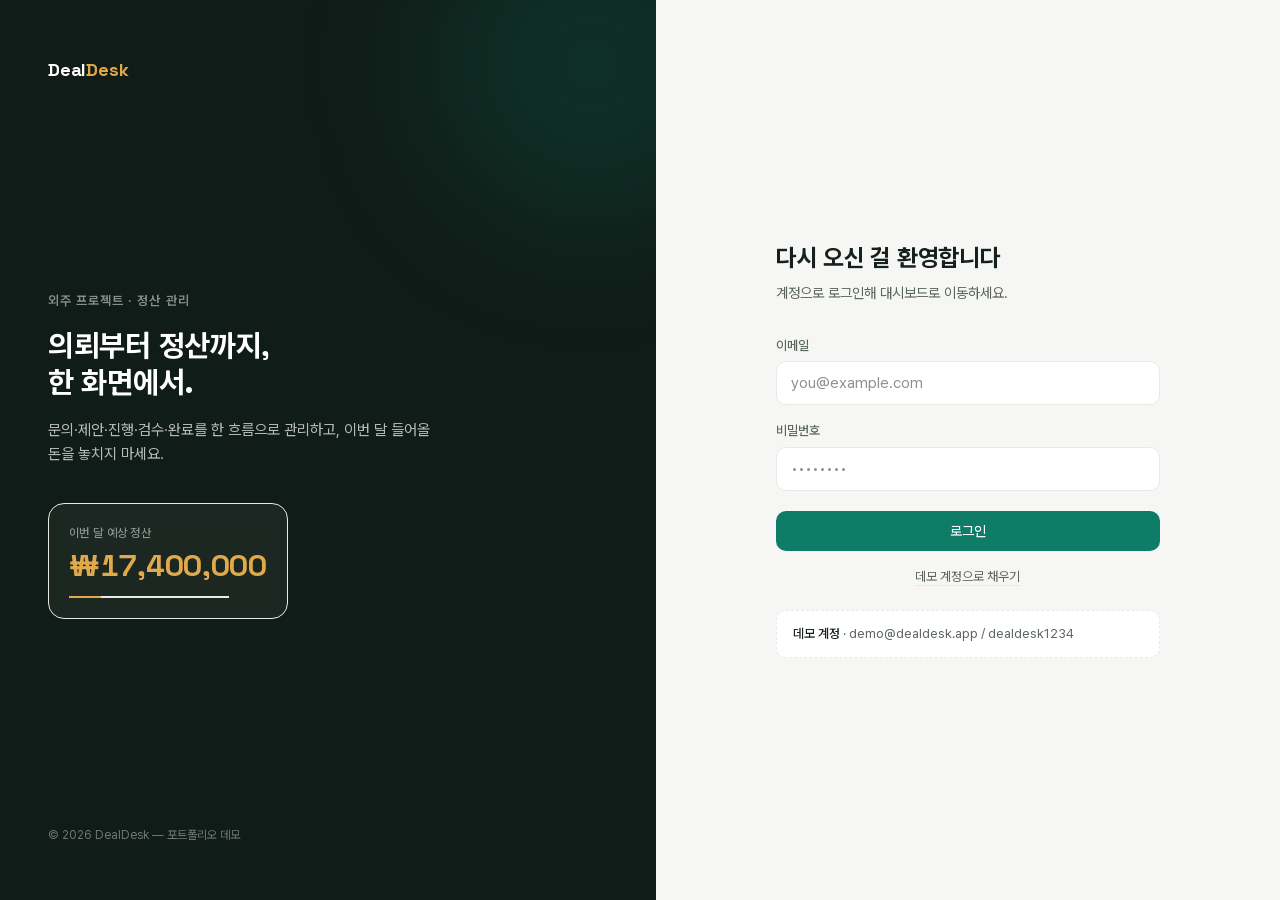
<file: dealdesk/app/projects/index.html>
<!DOCTYPE html><html lang="ko" class="pretendard_a0285109-module__bb8acq__variable space_grotesk_e4bc979e-module__PHIvCW__variable h-full"><head><meta charSet="utf-8"/><meta name="viewport" content="width=device-width, initial-scale=1"/><link rel="preload" href="/dealdesk/app/_next/static/media/0c89a48fa5027cee-s.p.2cyn07wtgehh0.woff2" as="font" crossorigin="" type="font/woff2"/><link rel="preload" href="/dealdesk/app/_next/static/media/PretendardVariable-s.p.0ztvx5mb7lxp4.woff2" as="font" crossorigin="" type="font/woff2"/><link rel="stylesheet" href="/dealdesk/app/_next/static/chunks/2r3xm7zq1-6fo.css" data-precedence="next"/><link rel="preload" as="script" fetchPriority="low" href="/dealdesk/app/_next/static/chunks/3934mfi6zyp-s.js"/><script src="/dealdesk/app/_next/static/chunks/27jktro2p5rq9.js" async=""></script><script src="/dealdesk/app/_next/static/chunks/3rxl-jt3pdxgx.js" async=""></script><script src="/dealdesk/app/_next/static/chunks/3y3c-k156ewog.js" async=""></script><script src="/dealdesk/app/_next/static/chunks/turbopack-3d8t6ulxi7j77.js" async=""></script><script src="/dealdesk/app/_next/static/chunks/05-c3ty_6dwfk.js" async=""></script><script src="/dealdesk/app/_next/static/chunks/1-8s9_t85wwr4.js" async=""></script><script src="/dealdesk/app/_next/static/chunks/1wig2nvd-mzcz.js" async=""></script><script src="/dealdesk/app/_next/static/chunks/0aw-_2igdlj5m.js" async=""></script><script src="/dealdesk/app/_next/static/chunks/3zajans7-5d56.js" async=""></script><script src="/dealdesk/app/_next/static/chunks/2w_e9j1e6kbk1.js" async=""></script><meta name="next-size-adjust" content=""/><title>프로젝트 — DealDesk</title><meta name="description" content="1인 개발자를 위한 외주 프로젝트·정산 관리 대시보드"/><link rel="icon" href="/dealdesk/app/favicon.ico?favicon.2vob68tjqpejf.ico" sizes="256x256" type="image/x-icon"/><script src="/dealdesk/app/_next/static/chunks/0cz1d0mv5g_q7.js" noModule=""></script></head><body class="min-h-full"><div hidden=""><!--$--><!--/$--></div><div class="mx-auto flex max-w-6xl animate-pulse flex-col gap-6"><div class="h-8 w-40 rounded-lg bg-surface-2"></div><div class="grid grid-cols-2 gap-4 xl:grid-cols-4"><div class="h-28 rounded-2xl bg-surface-2"></div><div class="h-28 rounded-2xl bg-surface-2"></div><div class="h-28 rounded-2xl bg-surface-2"></div><div class="h-28 rounded-2xl bg-surface-2"></div></div><div class="grid gap-4 lg:grid-cols-3"><div class="h-72 rounded-2xl bg-surface-2 lg:col-span-2"></div><div class="h-72 rounded-2xl bg-surface-2"></div></div></div><script src="/dealdesk/app/_next/static/chunks/3934mfi6zyp-s.js" id="_R_" async=""></script><script>(self.__next_f=self.__next_f||[]).push([0])</script><script>self.__next_f.push([1,"1:\"$Sreact.fragment\"\n2:I[39756,[\"/dealdesk/app/_next/static/chunks/05-c3ty_6dwfk.js\",\"/dealdesk/app/_next/static/chunks/1-8s9_t85wwr4.js\"],\"default\"]\n3:I[37457,[\"/dealdesk/app/_next/static/chunks/05-c3ty_6dwfk.js\",\"/dealdesk/app/_next/static/chunks/1-8s9_t85wwr4.js\"],\"default\"]\n4:I[39756,[\"/dealdesk/app/_next/static/chunks/05-c3ty_6dwfk.js\",\"/dealdesk/app/_next/static/chunks/1-8s9_t85wwr4.js\"],\"LoadingBoundaryProvider\"]\n5:I[92825,[\"/dealdesk/app/_next/static/chunks/05-c3ty_6dwfk.js\",\"/dealdesk/app/_next/static/chunks/1-8s9_t85wwr4.js\"],\"ClientSegmentRoot\"]\n6:I[88537,[\"/dealdesk/app/_next/static/chunks/05-c3ty_6dwfk.js\",\"/dealdesk/app/_next/static/chunks/1-8s9_t85wwr4.js\",\"/dealdesk/app/_next/static/chunks/1wig2nvd-mzcz.js\",\"/dealdesk/app/_next/static/chunks/0aw-_2igdlj5m.js\"],\"default\"]\n8:I[38703,[\"/dealdesk/app/_next/static/chunks/05-c3ty_6dwfk.js\",\"/dealdesk/app/_next/static/chunks/1-8s9_t85wwr4.js\",\"/dealdesk/app/_next/static/chunks/1wig2nvd-mzcz.js\",\"/dealdesk/app/_next/static/chunks/0aw-_2igdlj5m.js\",\"/dealdesk/app/_next/static/chunks/3zajans7-5d56.js\",\"/dealdesk/app/_next/static/chunks/2w_e9j1e6kbk1.js\"],\"ProjectsView\"]\nc:I[68027,[\"/dealdesk/app/_next/static/chunks/05-c3ty_6dwfk.js\",\"/dealdesk/app/_next/static/chunks/1-8s9_t85wwr4.js\"],\"default\",1]\n:HL[\"/dealdesk/app/_next/static/chunks/2r3xm7zq1-6fo.css\",\"style\"]\n:HL[\"/dealdesk/app/_next/static/media/0c89a48fa5027cee-s.p.2cyn07wtgehh0.woff2\",\"font\",{\"crossOrigin\":\"\",\"type\":\"font/woff2\"}]\n:HL[\"/dealdesk/app/_next/static/media/PretendardVariable-s.p.0ztvx5mb7lxp4.woff2\",\"font\",{\"crossOrigin\":\"\",\"type\":\"font/woff2\"}]\n"])</script><script>self.__next_f.push([1,"0:{\"P\":null,\"c\":[\"\",\"projects\",\"\"],\"q\":\"\",\"i\":false,\"f\":[[[\"\",{\"children\":[\"(app)\",{\"children\":[\"projects\",{\"children\":[\"__PAGE__\",{}]}]},\"$undefined\",\"$undefined\",4]},\"$undefined\",\"$undefined\",24],[[\"$\",\"$1\",\"c\",{\"children\":[[[\"$\",\"link\",\"0\",{\"rel\":\"stylesheet\",\"href\":\"/dealdesk/app/_next/static/chunks/2r3xm7zq1-6fo.css\",\"precedence\":\"next\",\"crossOrigin\":\"$undefined\",\"nonce\":\"$undefined\"}],[\"$\",\"script\",\"script-0\",{\"src\":\"/dealdesk/app/_next/static/chunks/05-c3ty_6dwfk.js\",\"async\":true,\"nonce\":\"$undefined\"}],[\"$\",\"script\",\"script-1\",{\"src\":\"/dealdesk/app/_next/static/chunks/1-8s9_t85wwr4.js\",\"async\":true,\"nonce\":\"$undefined\"}]],[\"$\",\"html\",null,{\"lang\":\"ko\",\"className\":\"pretendard_a0285109-module__bb8acq__variable space_grotesk_e4bc979e-module__PHIvCW__variable h-full\",\"children\":[\"$\",\"body\",null,{\"className\":\"min-h-full\",\"children\":[\"$\",\"$L2\",null,{\"parallelRouterKey\":\"children\",\"error\":\"$undefined\",\"errorStyles\":\"$undefined\",\"errorScripts\":\"$undefined\",\"template\":[\"$\",\"$L3\",null,{}],\"templateStyles\":\"$undefined\",\"templateScripts\":\"$undefined\",\"notFound\":[[[\"$\",\"title\",null,{\"children\":\"404: This page could not be found.\"}],[\"$\",\"div\",null,{\"style\":{\"fontFamily\":\"system-ui,\\\"Segoe UI\\\",Roboto,Helvetica,Arial,sans-serif,\\\"Apple Color Emoji\\\",\\\"Segoe UI Emoji\\\"\",\"height\":\"100vh\",\"textAlign\":\"center\",\"display\":\"flex\",\"flexDirection\":\"column\",\"alignItems\":\"center\",\"justifyContent\":\"center\"},\"children\":[\"$\",\"div\",null,{\"children\":[[\"$\",\"style\",null,{\"dangerouslySetInnerHTML\":{\"__html\":\"body{color:#000;background:#fff;margin:0}.next-error-h1{border-right:1px solid rgba(0,0,0,.3)}@media (prefers-color-scheme:dark){body{color:#fff;background:#000}.next-error-h1{border-right:1px solid rgba(255,255,255,.3)}}\"}}],[\"$\",\"h1\",null,{\"className\":\"next-error-h1\",\"style\":{\"display\":\"inline-block\",\"margin\":\"0 20px 0 0\",\"padding\":\"0 23px 0 0\",\"fontSize\":24,\"fontWeight\":500,\"verticalAlign\":\"top\",\"lineHeight\":\"49px\"},\"children\":404}],[\"$\",\"div\",null,{\"style\":{\"display\":\"inline-block\"},\"children\":[\"$\",\"h2\",null,{\"style\":{\"fontSize\":14,\"fontWeight\":400,\"lineHeight\":\"49px\",\"margin\":0},\"children\":\"This page could not be found.\"}]}]]}]}]],[]],\"forbidden\":\"$undefined\",\"unauthorized\":\"$undefined\"}]}]}]]}],{\"children\":[[\"$\",\"$L4\",null,{\"loading\":[[\"$\",\"div\",\"l\",{\"className\":\"mx-auto flex max-w-6xl animate-pulse flex-col gap-6\",\"children\":[[\"$\",\"div\",null,{\"className\":\"h-8 w-40 rounded-lg bg-surface-2\"}],[\"$\",\"div\",null,{\"className\":\"grid grid-cols-2 gap-4 xl:grid-cols-4\",\"children\":[[\"$\",\"div\",\"0\",{\"className\":\"h-28 rounded-2xl bg-surface-2\"}],[\"$\",\"div\",\"1\",{\"className\":\"h-28 rounded-2xl bg-surface-2\"}],[\"$\",\"div\",\"2\",{\"className\":\"h-28 rounded-2xl bg-surface-2\"}],[\"$\",\"div\",\"3\",{\"className\":\"h-28 rounded-2xl bg-surface-2\"}]]}],[\"$\",\"div\",null,{\"className\":\"grid gap-4 lg:grid-cols-3\",\"children\":[[\"$\",\"div\",null,{\"className\":\"h-72 rounded-2xl bg-surface-2 lg:col-span-2\"}],[\"$\",\"div\",null,{\"className\":\"h-72 rounded-2xl bg-surface-2\"}]]}]]}],[],[]],\"children\":[\"$\",\"$1\",\"c\",{\"children\":[[[\"$\",\"script\",\"script-0\",{\"src\":\"/dealdesk/app/_next/static/chunks/1wig2nvd-mzcz.js\",\"async\":true,\"nonce\":\"$undefined\"}],[\"$\",\"script\",\"script-1\",{\"src\":\"/dealdesk/app/_next/static/chunks/0aw-_2igdlj5m.js\",\"async\":true,\"nonce\":\"$undefined\"}]],[\"$\",\"$L5\",null,{\"Component\":\"$6\",\"slots\":{\"children\":[\"$\",\"$L2\",null,{\"parallelRouterKey\":\"children\",\"error\":\"$undefined\",\"errorStyles\":\"$undefined\",\"errorScripts\":\"$undefined\",\"template\":[\"$\",\"$L3\",null,{}],\"templateStyles\":\"$undefined\",\"templateScripts\":\"$undefined\",\"notFound\":[[[\"$\",\"title\",null,{\"children\":\"404: This page could not be found.\"}],[\"$\",\"div\",null,{\"style\":\"$0:f:0:1:0:props:children:1:props:children:props:children:props:notFound:0:1:props:style\",\"children\":[\"$\",\"div\",null,{\"children\":[[\"$\",\"style\",null,{\"dangerouslySetInnerHTML\":{\"__html\":\"body{color:#000;background:#fff;margin:0}.next-error-h1{border-right:1px solid rgba(0,0,0,.3)}@media (prefers-color-scheme:dark){body{color:#fff;background:#000}.next-error-h1{border-right:1px solid rgba(255,255,255,.3)}}\"}}],[\"$\",\"h1\",null,{\"className\":\"next-error-h1\",\"style\":\"$0:f:0:1:0:props:children:1:props:children:props:children:props:notFound:0:1:props:children:props:children:1:props:style\",\"children\":404}],[\"$\",\"div\",null,{\"style\":\"$0:f:0:1:0:props:children:1:props:children:props:children:props:notFound:0:1:props:children:props:children:2:props:style\",\"children\":[\"$\",\"h2\",null,{\"style\":\"$0:f:0:1:0:props:children:1:props:children:props:children:props:notFound:0:1:props:children:props:children:2:props:children:props:style\",\"children\":\"This page could not be found.\"}]}]]}]}]],[]],\"forbidden\":\"$undefined\",\"unauthorized\":\"$undefined\"}]},\"serverProvidedParams\":{\"params\":{},\"promises\":[\"$@7\"]}}]]}]}],{\"children\":[[\"$\",\"$1\",\"c\",{\"children\":[null,[\"$\",\"$L2\",null,{\"parallelRouterKey\":\"children\",\"error\":\"$undefined\",\"errorStyles\":\"$undefined\",\"errorScripts\":\"$undefined\",\"template\":[\"$\",\"$L3\",null,{}],\"templateStyles\":\"$undefined\",\"templateScripts\":\"$undefined\",\"notFound\":\"$undefined\",\"forbidden\":\"$undefined\",\"unauthorized\":\"$undefined\"}]]}],{\"children\":[[\"$\",\"$1\",\"c\",{\"children\":[[\"$\",\"$L8\",null,{}],[[\"$\",\"script\",\"script-0\",{\"src\":\"/dealdesk/app/_next/static/chunks/3zajans7-5d56.js\",\"async\":true,\"nonce\":\"$undefined\"}],[\"$\",\"script\",\"script-1\",{\"src\":\"/dealdesk/app/_next/static/chunks/2w_e9j1e6kbk1.js\",\"async\":true,\"nonce\":\"$undefined\"}]],\"$L9\"]}],{},null,false,null]},null,false,\"$@a\"]},null,false,null]},null,false,null],\"$Lb\",false]],\"m\":\"$undefined\",\"G\":[\"$c\",[\"$Ld\"]],\"S\":true,\"h\":null,\"s\":\"$undefined\",\"l\":\"$undefined\",\"p\":\"$undefined\",\"d\":\"$undefined\",\"b\":\"5fmxIrTxrO-b-3qYuG92E\"}\n"])</script><script>self.__next_f.push([1,"e:I[97367,[\"/dealdesk/app/_next/static/chunks/05-c3ty_6dwfk.js\",\"/dealdesk/app/_next/static/chunks/1-8s9_t85wwr4.js\"],\"OutletBoundary\"]\nf:\"$Sreact.suspense\"\n12:I[97367,[\"/dealdesk/app/_next/static/chunks/05-c3ty_6dwfk.js\",\"/dealdesk/app/_next/static/chunks/1-8s9_t85wwr4.js\"],\"ViewportBoundary\"]\n14:I[97367,[\"/dealdesk/app/_next/static/chunks/05-c3ty_6dwfk.js\",\"/dealdesk/app/_next/static/chunks/1-8s9_t85wwr4.js\"],\"MetadataBoundary\"]\n9:[\"$\",\"$Le\",null,{\"children\":[\"$\",\"$f\",null,{\"name\":\"Next.MetadataOutlet\",\"children\":\"$@10\"}]}]\n11:[]\na:\"$W11\"\nb:[\"$\",\"$1\",\"h\",{\"children\":[null,[\"$\",\"$L12\",null,{\"children\":\"$L13\"}],[\"$\",\"div\",null,{\"hidden\":true,\"children\":[\"$\",\"$L14\",null,{\"children\":[\"$\",\"$f\",null,{\"name\":\"Next.Metadata\",\"children\":\"$L15\"}]}]}],[\"$\",\"meta\",null,{\"name\":\"next-size-adjust\",\"content\":\"\"}]]}]\nd:[\"$\",\"link\",\"0\",{\"rel\":\"stylesheet\",\"href\":\"/dealdesk/app/_next/static/chunks/2r3xm7zq1-6fo.css\",\"precedence\":\"next\",\"crossOrigin\":\"$undefined\",\"nonce\":\"$undefined\"}]\n7:\"$0:f:0:1:1:children:0:props:children:props:children:1:props:serverProvidedParams:params\"\n"])</script><script>self.__next_f.push([1,"13:[[\"$\",\"meta\",\"0\",{\"charSet\":\"utf-8\"}],[\"$\",\"meta\",\"1\",{\"name\":\"viewport\",\"content\":\"width=device-width, initial-scale=1\"}]]\n"])</script><script>self.__next_f.push([1,"16:I[27201,[\"/dealdesk/app/_next/static/chunks/05-c3ty_6dwfk.js\",\"/dealdesk/app/_next/static/chunks/1-8s9_t85wwr4.js\"],\"IconMark\"]\n10:null\n15:[[\"$\",\"title\",\"0\",{\"children\":\"프로젝트 — DealDesk\"}],[\"$\",\"meta\",\"1\",{\"name\":\"description\",\"content\":\"1인 개발자를 위한 외주 프로젝트·정산 관리 대시보드\"}],[\"$\",\"link\",\"2\",{\"rel\":\"icon\",\"href\":\"/dealdesk/app/favicon.ico?favicon.2vob68tjqpejf.ico\",\"sizes\":\"256x256\",\"type\":\"image/x-icon\"}],[\"$\",\"$L16\",\"3\",{}]]\n"])</script></body></html>
</file>
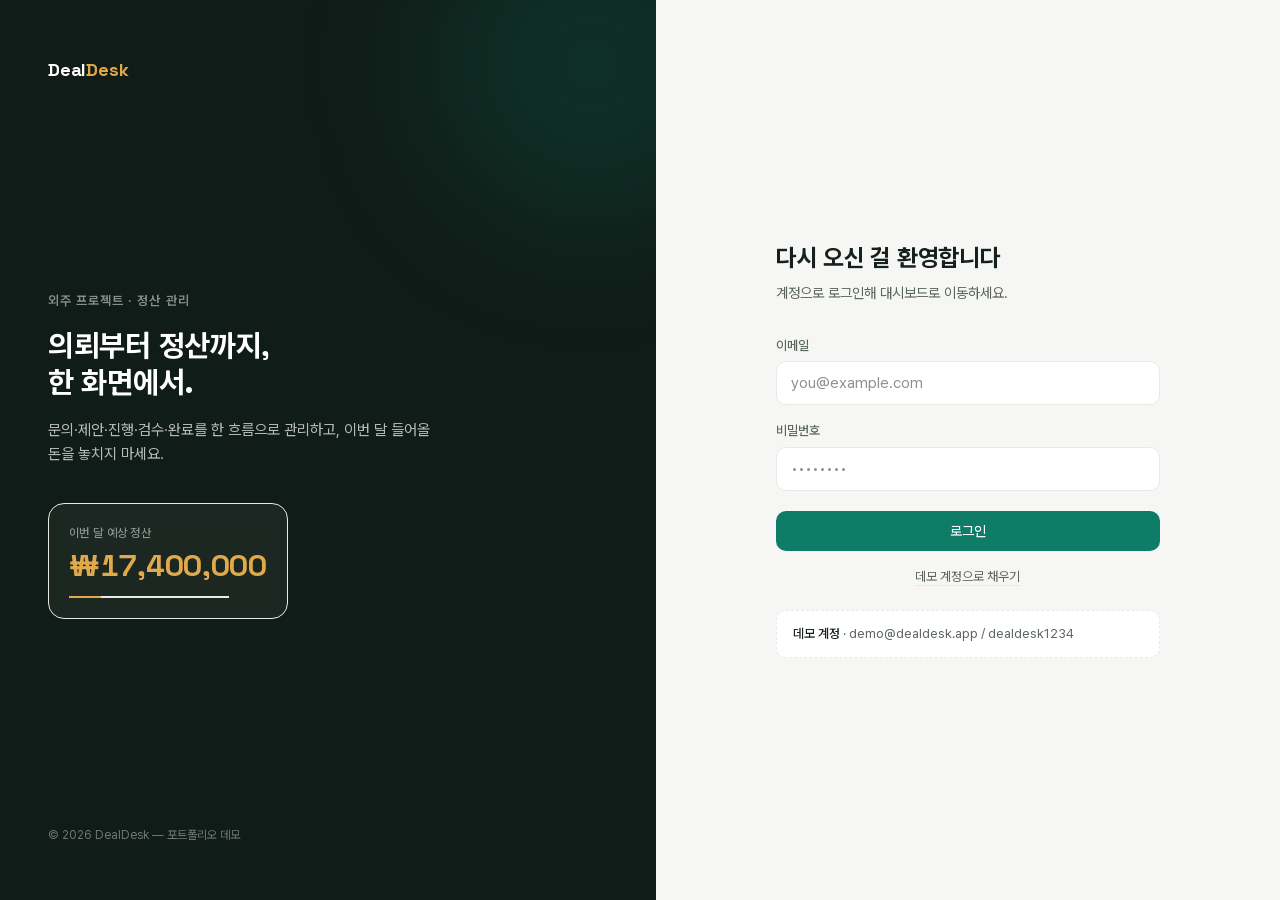
<file: dealdesk/app/settings/index.html>
<!DOCTYPE html><html lang="ko" class="pretendard_a0285109-module__bb8acq__variable space_grotesk_e4bc979e-module__PHIvCW__variable h-full"><head><meta charSet="utf-8"/><meta name="viewport" content="width=device-width, initial-scale=1"/><link rel="preload" href="/dealdesk/app/_next/static/media/0c89a48fa5027cee-s.p.2cyn07wtgehh0.woff2" as="font" crossorigin="" type="font/woff2"/><link rel="preload" href="/dealdesk/app/_next/static/media/PretendardVariable-s.p.0ztvx5mb7lxp4.woff2" as="font" crossorigin="" type="font/woff2"/><link rel="stylesheet" href="/dealdesk/app/_next/static/chunks/2r3xm7zq1-6fo.css" data-precedence="next"/><link rel="preload" as="script" fetchPriority="low" href="/dealdesk/app/_next/static/chunks/3934mfi6zyp-s.js"/><script src="/dealdesk/app/_next/static/chunks/27jktro2p5rq9.js" async=""></script><script src="/dealdesk/app/_next/static/chunks/3rxl-jt3pdxgx.js" async=""></script><script src="/dealdesk/app/_next/static/chunks/3y3c-k156ewog.js" async=""></script><script src="/dealdesk/app/_next/static/chunks/turbopack-3d8t6ulxi7j77.js" async=""></script><script src="/dealdesk/app/_next/static/chunks/05-c3ty_6dwfk.js" async=""></script><script src="/dealdesk/app/_next/static/chunks/1-8s9_t85wwr4.js" async=""></script><script src="/dealdesk/app/_next/static/chunks/1wig2nvd-mzcz.js" async=""></script><script src="/dealdesk/app/_next/static/chunks/0aw-_2igdlj5m.js" async=""></script><script src="/dealdesk/app/_next/static/chunks/0p5_mgjxrzfy0.js" async=""></script><meta name="next-size-adjust" content=""/><title>설정 — DealDesk</title><meta name="description" content="1인 개발자를 위한 외주 프로젝트·정산 관리 대시보드"/><link rel="icon" href="/dealdesk/app/favicon.ico?favicon.2vob68tjqpejf.ico" sizes="256x256" type="image/x-icon"/><script src="/dealdesk/app/_next/static/chunks/0cz1d0mv5g_q7.js" noModule=""></script></head><body class="min-h-full"><div hidden=""><!--$--><!--/$--></div><div class="mx-auto flex max-w-6xl animate-pulse flex-col gap-6"><div class="h-8 w-40 rounded-lg bg-surface-2"></div><div class="grid grid-cols-2 gap-4 xl:grid-cols-4"><div class="h-28 rounded-2xl bg-surface-2"></div><div class="h-28 rounded-2xl bg-surface-2"></div><div class="h-28 rounded-2xl bg-surface-2"></div><div class="h-28 rounded-2xl bg-surface-2"></div></div><div class="grid gap-4 lg:grid-cols-3"><div class="h-72 rounded-2xl bg-surface-2 lg:col-span-2"></div><div class="h-72 rounded-2xl bg-surface-2"></div></div></div><script src="/dealdesk/app/_next/static/chunks/3934mfi6zyp-s.js" id="_R_" async=""></script><script>(self.__next_f=self.__next_f||[]).push([0])</script><script>self.__next_f.push([1,"1:\"$Sreact.fragment\"\n2:I[39756,[\"/dealdesk/app/_next/static/chunks/05-c3ty_6dwfk.js\",\"/dealdesk/app/_next/static/chunks/1-8s9_t85wwr4.js\"],\"default\"]\n3:I[37457,[\"/dealdesk/app/_next/static/chunks/05-c3ty_6dwfk.js\",\"/dealdesk/app/_next/static/chunks/1-8s9_t85wwr4.js\"],\"default\"]\n4:I[39756,[\"/dealdesk/app/_next/static/chunks/05-c3ty_6dwfk.js\",\"/dealdesk/app/_next/static/chunks/1-8s9_t85wwr4.js\"],\"LoadingBoundaryProvider\"]\n5:I[92825,[\"/dealdesk/app/_next/static/chunks/05-c3ty_6dwfk.js\",\"/dealdesk/app/_next/static/chunks/1-8s9_t85wwr4.js\"],\"ClientSegmentRoot\"]\n6:I[88537,[\"/dealdesk/app/_next/static/chunks/05-c3ty_6dwfk.js\",\"/dealdesk/app/_next/static/chunks/1-8s9_t85wwr4.js\",\"/dealdesk/app/_next/static/chunks/1wig2nvd-mzcz.js\",\"/dealdesk/app/_next/static/chunks/0aw-_2igdlj5m.js\"],\"default\"]\n8:I[61062,[\"/dealdesk/app/_next/static/chunks/05-c3ty_6dwfk.js\",\"/dealdesk/app/_next/static/chunks/1-8s9_t85wwr4.js\",\"/dealdesk/app/_next/static/chunks/1wig2nvd-mzcz.js\",\"/dealdesk/app/_next/static/chunks/0aw-_2igdlj5m.js\",\"/dealdesk/app/_next/static/chunks/0p5_mgjxrzfy0.js\"],\"SettingsView\"]\n9:I[97367,[\"/dealdesk/app/_next/static/chunks/05-c3ty_6dwfk.js\",\"/dealdesk/app/_next/static/chunks/1-8s9_t85wwr4.js\"],\"OutletBoundary\"]\na:\"$Sreact.suspense\"\nd:I[97367,[\"/dealdesk/app/_next/static/chunks/05-c3ty_6dwfk.js\",\"/dealdesk/app/_next/static/chunks/1-8s9_t85wwr4.js\"],\"ViewportBoundary\"]\n11:I[68027,[\"/dealdesk/app/_next/static/chunks/05-c3ty_6dwfk.js\",\"/dealdesk/app/_next/static/chunks/1-8s9_t85wwr4.js\"],\"default\",1]\n:HL[\"/dealdesk/app/_next/static/chunks/2r3xm7zq1-6fo.css\",\"style\"]\n:HL[\"/dealdesk/app/_next/static/media/0c89a48fa5027cee-s.p.2cyn07wtgehh0.woff2\",\"font\",{\"crossOrigin\":\"\",\"type\":\"font/woff2\"}]\n:HL[\"/dealdesk/app/_next/static/media/PretendardVariable-s.p.0ztvx5mb7lxp4.woff2\",\"font\",{\"crossOrigin\":\"\",\"type\":\"font/woff2\"}]\n"])</script><script>self.__next_f.push([1,"0:{\"P\":null,\"c\":[\"\",\"settings\",\"\"],\"q\":\"\",\"i\":false,\"f\":[[[\"\",{\"children\":[\"(app)\",{\"children\":[\"settings\",{\"children\":[\"__PAGE__\",{}]}]},\"$undefined\",\"$undefined\",4]},\"$undefined\",\"$undefined\",24],[[\"$\",\"$1\",\"c\",{\"children\":[[[\"$\",\"link\",\"0\",{\"rel\":\"stylesheet\",\"href\":\"/dealdesk/app/_next/static/chunks/2r3xm7zq1-6fo.css\",\"precedence\":\"next\",\"crossOrigin\":\"$undefined\",\"nonce\":\"$undefined\"}],[\"$\",\"script\",\"script-0\",{\"src\":\"/dealdesk/app/_next/static/chunks/05-c3ty_6dwfk.js\",\"async\":true,\"nonce\":\"$undefined\"}],[\"$\",\"script\",\"script-1\",{\"src\":\"/dealdesk/app/_next/static/chunks/1-8s9_t85wwr4.js\",\"async\":true,\"nonce\":\"$undefined\"}]],[\"$\",\"html\",null,{\"lang\":\"ko\",\"className\":\"pretendard_a0285109-module__bb8acq__variable space_grotesk_e4bc979e-module__PHIvCW__variable h-full\",\"children\":[\"$\",\"body\",null,{\"className\":\"min-h-full\",\"children\":[\"$\",\"$L2\",null,{\"parallelRouterKey\":\"children\",\"error\":\"$undefined\",\"errorStyles\":\"$undefined\",\"errorScripts\":\"$undefined\",\"template\":[\"$\",\"$L3\",null,{}],\"templateStyles\":\"$undefined\",\"templateScripts\":\"$undefined\",\"notFound\":[[[\"$\",\"title\",null,{\"children\":\"404: This page could not be found.\"}],[\"$\",\"div\",null,{\"style\":{\"fontFamily\":\"system-ui,\\\"Segoe UI\\\",Roboto,Helvetica,Arial,sans-serif,\\\"Apple Color Emoji\\\",\\\"Segoe UI Emoji\\\"\",\"height\":\"100vh\",\"textAlign\":\"center\",\"display\":\"flex\",\"flexDirection\":\"column\",\"alignItems\":\"center\",\"justifyContent\":\"center\"},\"children\":[\"$\",\"div\",null,{\"children\":[[\"$\",\"style\",null,{\"dangerouslySetInnerHTML\":{\"__html\":\"body{color:#000;background:#fff;margin:0}.next-error-h1{border-right:1px solid rgba(0,0,0,.3)}@media (prefers-color-scheme:dark){body{color:#fff;background:#000}.next-error-h1{border-right:1px solid rgba(255,255,255,.3)}}\"}}],[\"$\",\"h1\",null,{\"className\":\"next-error-h1\",\"style\":{\"display\":\"inline-block\",\"margin\":\"0 20px 0 0\",\"padding\":\"0 23px 0 0\",\"fontSize\":24,\"fontWeight\":500,\"verticalAlign\":\"top\",\"lineHeight\":\"49px\"},\"children\":404}],[\"$\",\"div\",null,{\"style\":{\"display\":\"inline-block\"},\"children\":[\"$\",\"h2\",null,{\"style\":{\"fontSize\":14,\"fontWeight\":400,\"lineHeight\":\"49px\",\"margin\":0},\"children\":\"This page could not be found.\"}]}]]}]}]],[]],\"forbidden\":\"$undefined\",\"unauthorized\":\"$undefined\"}]}]}]]}],{\"children\":[[\"$\",\"$L4\",null,{\"loading\":[[\"$\",\"div\",\"l\",{\"className\":\"mx-auto flex max-w-6xl animate-pulse flex-col gap-6\",\"children\":[[\"$\",\"div\",null,{\"className\":\"h-8 w-40 rounded-lg bg-surface-2\"}],[\"$\",\"div\",null,{\"className\":\"grid grid-cols-2 gap-4 xl:grid-cols-4\",\"children\":[[\"$\",\"div\",\"0\",{\"className\":\"h-28 rounded-2xl bg-surface-2\"}],[\"$\",\"div\",\"1\",{\"className\":\"h-28 rounded-2xl bg-surface-2\"}],[\"$\",\"div\",\"2\",{\"className\":\"h-28 rounded-2xl bg-surface-2\"}],[\"$\",\"div\",\"3\",{\"className\":\"h-28 rounded-2xl bg-surface-2\"}]]}],[\"$\",\"div\",null,{\"className\":\"grid gap-4 lg:grid-cols-3\",\"children\":[[\"$\",\"div\",null,{\"className\":\"h-72 rounded-2xl bg-surface-2 lg:col-span-2\"}],[\"$\",\"div\",null,{\"className\":\"h-72 rounded-2xl bg-surface-2\"}]]}]]}],[],[]],\"children\":[\"$\",\"$1\",\"c\",{\"children\":[[[\"$\",\"script\",\"script-0\",{\"src\":\"/dealdesk/app/_next/static/chunks/1wig2nvd-mzcz.js\",\"async\":true,\"nonce\":\"$undefined\"}],[\"$\",\"script\",\"script-1\",{\"src\":\"/dealdesk/app/_next/static/chunks/0aw-_2igdlj5m.js\",\"async\":true,\"nonce\":\"$undefined\"}]],[\"$\",\"$L5\",null,{\"Component\":\"$6\",\"slots\":{\"children\":[\"$\",\"$L2\",null,{\"parallelRouterKey\":\"children\",\"error\":\"$undefined\",\"errorStyles\":\"$undefined\",\"errorScripts\":\"$undefined\",\"template\":[\"$\",\"$L3\",null,{}],\"templateStyles\":\"$undefined\",\"templateScripts\":\"$undefined\",\"notFound\":[[[\"$\",\"title\",null,{\"children\":\"404: This page could not be found.\"}],[\"$\",\"div\",null,{\"style\":\"$0:f:0:1:0:props:children:1:props:children:props:children:props:notFound:0:1:props:style\",\"children\":[\"$\",\"div\",null,{\"children\":[[\"$\",\"style\",null,{\"dangerouslySetInnerHTML\":{\"__html\":\"body{color:#000;background:#fff;margin:0}.next-error-h1{border-right:1px solid rgba(0,0,0,.3)}@media (prefers-color-scheme:dark){body{color:#fff;background:#000}.next-error-h1{border-right:1px solid rgba(255,255,255,.3)}}\"}}],[\"$\",\"h1\",null,{\"className\":\"next-error-h1\",\"style\":\"$0:f:0:1:0:props:children:1:props:children:props:children:props:notFound:0:1:props:children:props:children:1:props:style\",\"children\":404}],[\"$\",\"div\",null,{\"style\":\"$0:f:0:1:0:props:children:1:props:children:props:children:props:notFound:0:1:props:children:props:children:2:props:style\",\"children\":[\"$\",\"h2\",null,{\"style\":\"$0:f:0:1:0:props:children:1:props:children:props:children:props:notFound:0:1:props:children:props:children:2:props:children:props:style\",\"children\":\"This page could not be found.\"}]}]]}]}]],[]],\"forbidden\":\"$undefined\",\"unauthorized\":\"$undefined\"}]},\"serverProvidedParams\":{\"params\":{},\"promises\":[\"$@7\"]}}]]}]}],{\"children\":[[\"$\",\"$1\",\"c\",{\"children\":[null,[\"$\",\"$L2\",null,{\"parallelRouterKey\":\"children\",\"error\":\"$undefined\",\"errorStyles\":\"$undefined\",\"errorScripts\":\"$undefined\",\"template\":[\"$\",\"$L3\",null,{}],\"templateStyles\":\"$undefined\",\"templateScripts\":\"$undefined\",\"notFound\":\"$undefined\",\"forbidden\":\"$undefined\",\"unauthorized\":\"$undefined\"}]]}],{\"children\":[[\"$\",\"$1\",\"c\",{\"children\":[[\"$\",\"$L8\",null,{}],[[\"$\",\"script\",\"script-0\",{\"src\":\"/dealdesk/app/_next/static/chunks/0p5_mgjxrzfy0.js\",\"async\":true,\"nonce\":\"$undefined\"}]],[\"$\",\"$L9\",null,{\"children\":[\"$\",\"$a\",null,{\"name\":\"Next.MetadataOutlet\",\"children\":\"$@b\"}]}]]}],{},null,false,null]},null,false,\"$@c\"]},null,false,null]},null,false,null],[\"$\",\"$1\",\"h\",{\"children\":[null,[\"$\",\"$Ld\",null,{\"children\":\"$Le\"}],\"$Lf\",\"$L10\"]}],false]],\"m\":\"$undefined\",\"G\":[\"$11\",[\"$L12\"]],\"S\":true,\"h\":null,\"s\":\"$undefined\",\"l\":\"$undefined\",\"p\":\"$undefined\",\"d\":\"$undefined\",\"b\":\"5fmxIrTxrO-b-3qYuG92E\"}\n"])</script><script>self.__next_f.push([1,"14:I[97367,[\"/dealdesk/app/_next/static/chunks/05-c3ty_6dwfk.js\",\"/dealdesk/app/_next/static/chunks/1-8s9_t85wwr4.js\"],\"MetadataBoundary\"]\n13:[]\nc:\"$W13\"\nf:[\"$\",\"div\",null,{\"hidden\":true,\"children\":[\"$\",\"$L14\",null,{\"children\":[\"$\",\"$a\",null,{\"name\":\"Next.Metadata\",\"children\":\"$L15\"}]}]}]\n10:[\"$\",\"meta\",null,{\"name\":\"next-size-adjust\",\"content\":\"\"}]\n12:[\"$\",\"link\",\"0\",{\"rel\":\"stylesheet\",\"href\":\"/dealdesk/app/_next/static/chunks/2r3xm7zq1-6fo.css\",\"precedence\":\"next\",\"crossOrigin\":\"$undefined\",\"nonce\":\"$undefined\"}]\n7:\"$0:f:0:1:1:children:0:props:children:props:children:1:props:serverProvidedParams:params\"\n"])</script><script>self.__next_f.push([1,"e:[[\"$\",\"meta\",\"0\",{\"charSet\":\"utf-8\"}],[\"$\",\"meta\",\"1\",{\"name\":\"viewport\",\"content\":\"width=device-width, initial-scale=1\"}]]\n"])</script><script>self.__next_f.push([1,"16:I[27201,[\"/dealdesk/app/_next/static/chunks/05-c3ty_6dwfk.js\",\"/dealdesk/app/_next/static/chunks/1-8s9_t85wwr4.js\"],\"IconMark\"]\nb:null\n15:[[\"$\",\"title\",\"0\",{\"children\":\"설정 — DealDesk\"}],[\"$\",\"meta\",\"1\",{\"name\":\"description\",\"content\":\"1인 개발자를 위한 외주 프로젝트·정산 관리 대시보드\"}],[\"$\",\"link\",\"2\",{\"rel\":\"icon\",\"href\":\"/dealdesk/app/favicon.ico?favicon.2vob68tjqpejf.ico\",\"sizes\":\"256x256\",\"type\":\"image/x-icon\"}],[\"$\",\"$L16\",\"3\",{}]]\n"])</script></body></html>
</file>
<file: dealdesk/app/_next/static/chunks/2r3xm7zq1-6fo.css>
@font-face{font-family:pretendard;src:url(../media/PretendardVariable-s.p.0ztvx5mb7lxp4.woff2)format("woff2");font-display:swap;font-weight:45 920}@font-face{font-family:pretendard Fallback;src:local(Arial);ascent-override:93.76%;descent-override:23.75%;line-gap-override:0.0%;size-adjust:101.55%}.pretendard_a0285109-module__bb8acq__className{font-family:pretendard,pretendard Fallback}.pretendard_a0285109-module__bb8acq__variable{--font-pretendard:"pretendard", "pretendard Fallback"}
@font-face{font-family:Space Grotesk;font-style:normal;font-weight:500;font-display:swap;src:url(../media/32687112bd2dd8db-s.1gepa_7fcx9fm.woff2)format("woff2");unicode-range:U+102-103,U+110-111,U+128-129,U+168-169,U+1A0-1A1,U+1AF-1B0,U+300-301,U+303-304,U+308-309,U+323,U+329,U+1EA0-1EF9,U+20AB}@font-face{font-family:Space Grotesk;font-style:normal;font-weight:500;font-display:swap;src:url(../media/28868e710e86be81-s.2eksvhm1z0jwa.woff2)format("woff2");unicode-range:U+100-2BA,U+2BD-2C5,U+2C7-2CC,U+2CE-2D7,U+2DD-2FF,U+304,U+308,U+329,U+1D00-1DBF,U+1E00-1E9F,U+1EF2-1EFF,U+2020,U+20A0-20AB,U+20AD-20C0,U+2113,U+2C60-2C7F,U+A720-A7FF}@font-face{font-family:Space Grotesk;font-style:normal;font-weight:500;font-display:swap;src:url(../media/0c89a48fa5027cee-s.p.2cyn07wtgehh0.woff2)format("woff2");unicode-range:U+??,U+131,U+152-153,U+2BB-2BC,U+2C6,U+2DA,U+2DC,U+304,U+308,U+329,U+2000-206F,U+20AC,U+2122,U+2191,U+2193,U+2212,U+2215,U+FEFF,U+FFFD}@font-face{font-family:Space Grotesk;font-style:normal;font-weight:700;font-display:swap;src:url(../media/32687112bd2dd8db-s.1gepa_7fcx9fm.woff2)format("woff2");unicode-range:U+102-103,U+110-111,U+128-129,U+168-169,U+1A0-1A1,U+1AF-1B0,U+300-301,U+303-304,U+308-309,U+323,U+329,U+1EA0-1EF9,U+20AB}@font-face{font-family:Space Grotesk;font-style:normal;font-weight:700;font-display:swap;src:url(../media/28868e710e86be81-s.2eksvhm1z0jwa.woff2)format("woff2");unicode-range:U+100-2BA,U+2BD-2C5,U+2C7-2CC,U+2CE-2D7,U+2DD-2FF,U+304,U+308,U+329,U+1D00-1DBF,U+1E00-1E9F,U+1EF2-1EFF,U+2020,U+20A0-20AB,U+20AD-20C0,U+2113,U+2C60-2C7F,U+A720-A7FF}@font-face{font-family:Space Grotesk;font-style:normal;font-weight:700;font-display:swap;src:url(../media/0c89a48fa5027cee-s.p.2cyn07wtgehh0.woff2)format("woff2");unicode-range:U+??,U+131,U+152-153,U+2BB-2BC,U+2C6,U+2DA,U+2DC,U+304,U+308,U+329,U+2000-206F,U+20AC,U+2122,U+2191,U+2193,U+2212,U+2215,U+FEFF,U+FFFD}@font-face{font-family:Space Grotesk Fallback;src:local(Arial);ascent-override:89.71%;descent-override:26.62%;line-gap-override:0.0%;size-adjust:109.69%}.space_grotesk_e4bc979e-module__PHIvCW__className{font-family:Space Grotesk,Space Grotesk Fallback;font-style:normal}.space_grotesk_e4bc979e-module__PHIvCW__variable{--font-space-grotesk:"Space Grotesk", "Space Grotesk Fallback"}
@layer properties{@supports (((-webkit-hyphens:none)) and (not (margin-trim:inline))) or ((-moz-orient:inline) and (not (color:rgb(from red r g b)))){*,:before,:after,::backdrop{--tw-translate-x:0;--tw-translate-y:0;--tw-translate-z:0;--tw-divide-y-reverse:0;--tw-border-style:solid;--tw-leading:initial;--tw-font-weight:initial;--tw-tracking:initial;--tw-ordinal:initial;--tw-slashed-zero:initial;--tw-numeric-figure:initial;--tw-numeric-spacing:initial;--tw-numeric-fraction:initial;--tw-blur:initial;--tw-brightness:initial;--tw-contrast:initial;--tw-grayscale:initial;--tw-hue-rotate:initial;--tw-invert:initial;--tw-opacity:initial;--tw-saturate:initial;--tw-sepia:initial;--tw-drop-shadow:initial;--tw-drop-shadow-color:initial;--tw-drop-shadow-alpha:100%;--tw-drop-shadow-size:initial;--tw-backdrop-blur:initial;--tw-backdrop-brightness:initial;--tw-backdrop-contrast:initial;--tw-backdrop-grayscale:initial;--tw-backdrop-hue-rotate:initial;--tw-backdrop-invert:initial;--tw-backdrop-opacity:initial;--tw-backdrop-saturate:initial;--tw-backdrop-sepia:initial}}}@layer theme{:root,:host{--font-sans:var(--font-pretendard), ui-sans-serif, system-ui, sans-serif;--font-mono:ui-monospace, SFMono-Regular, Menlo, Monaco, Consolas, "Liberation Mono", "Courier New", monospace;--color-black:#000;--color-white:#fff;--spacing:.25rem;--container-xs:20rem;--container-sm:24rem;--container-lg:32rem;--container-xl:36rem;--container-2xl:42rem;--container-6xl:72rem;--text-sm:.875rem;--text-sm--line-height:calc(1.25 / .875);--text-lg:1.125rem;--text-lg--line-height:calc(1.75 / 1.125);--text-xl:1.25rem;--text-xl--line-height:calc(1.75 / 1.25);--text-2xl:1.5rem;--text-2xl--line-height:calc(2 / 1.5);--text-3xl:1.875rem;--text-3xl--line-height:calc(2.25 / 1.875);--font-weight-medium:500;--font-weight-semibold:600;--font-weight-bold:700;--tracking-tight:-.025em;--tracking-wide:.025em;--leading-tight:1.25;--leading-snug:1.375;--leading-relaxed:1.625;--radius-xl:.75rem;--radius-2xl:1rem;--animate-pulse:pulse 2s cubic-bezier(.4, 0, .6, 1) infinite;--blur-sm:8px;--blur-3xl:64px;--default-transition-duration:.15s;--default-transition-timing-function:cubic-bezier(.4, 0, .2, 1);--default-font-family:var(--font-pretendard), ui-sans-serif, system-ui, sans-serif;--default-mono-font-family:var(--font-mono);--font-display:var(--font-space-grotesk), var(--font-pretendard), ui-sans-serif, sans-serif}}@layer base{*,:after,:before,::backdrop{box-sizing:border-box;border:0 solid;margin:0;padding:0}::file-selector-button{box-sizing:border-box;border:0 solid;margin:0;padding:0}html,:host{-webkit-text-size-adjust:100%;tab-size:4;line-height:1.5;font-family:var(--default-font-family,ui-sans-serif, system-ui, sans-serif, "Apple Color Emoji", "Segoe UI Emoji", "Segoe UI Symbol", "Noto Color Emoji");font-feature-settings:var(--default-font-feature-settings,normal);font-variation-settings:var(--default-font-variation-settings,normal);-webkit-tap-highlight-color:transparent}hr{height:0;color:inherit;border-top-width:1px}abbr:where([title]){-webkit-text-decoration:underline dotted;text-decoration:underline dotted}h1,h2,h3,h4,h5,h6{font-size:inherit;font-weight:inherit}a{color:inherit;-webkit-text-decoration:inherit;-webkit-text-decoration:inherit;-webkit-text-decoration:inherit;-webkit-text-decoration:inherit;text-decoration:inherit}b,strong{font-weight:bolder}code,kbd,samp,pre{font-family:var(--default-mono-font-family,ui-monospace, SFMono-Regular, Menlo, Monaco, Consolas, "Liberation Mono", "Courier New", monospace);font-feature-settings:var(--default-mono-font-feature-settings,normal);font-variation-settings:var(--default-mono-font-variation-settings,normal);font-size:1em}small{font-size:80%}sub,sup{vertical-align:baseline;font-size:75%;line-height:0;position:relative}sub{bottom:-.25em}sup{top:-.5em}table{text-indent:0;border-color:inherit;border-collapse:collapse}:-moz-focusring{outline:auto}progress{vertical-align:baseline}summary{display:list-item}ol,ul,menu{list-style:none}img,svg,video,canvas,audio,iframe,embed,object{vertical-align:middle;display:block}img,video{max-width:100%;height:auto}button,input,select,optgroup,textarea{font:inherit;font-feature-settings:inherit;font-variation-settings:inherit;letter-spacing:inherit;color:inherit;opacity:1;background-color:#0000;border-radius:0}::file-selector-button{font:inherit;font-feature-settings:inherit;font-variation-settings:inherit;letter-spacing:inherit;color:inherit;opacity:1;background-color:#0000;border-radius:0}:where(select:is([multiple],[size])) optgroup{font-weight:bolder}:where(select:is([multiple],[size])) optgroup option{padding-inline-start:20px}::file-selector-button{margin-inline-end:4px}::placeholder{opacity:1}@supports (not ((-webkit-appearance:-apple-pay-button))) or (contain-intrinsic-size:1px){::placeholder{color:currentColor}@supports (color:color-mix(in lab, red, red)){::placeholder{color:color-mix(in oklab, currentcolor 50%, transparent)}}}textarea{resize:vertical}::-webkit-search-decoration{-webkit-appearance:none}::-webkit-date-and-time-value{min-height:1lh;text-align:inherit}::-webkit-datetime-edit{display:inline-flex}::-webkit-datetime-edit-fields-wrapper{padding:0}::-webkit-datetime-edit{padding-block:0}::-webkit-datetime-edit-year-field{padding-block:0}::-webkit-datetime-edit-month-field{padding-block:0}::-webkit-datetime-edit-day-field{padding-block:0}::-webkit-datetime-edit-hour-field{padding-block:0}::-webkit-datetime-edit-minute-field{padding-block:0}::-webkit-datetime-edit-second-field{padding-block:0}::-webkit-datetime-edit-millisecond-field{padding-block:0}::-webkit-datetime-edit-meridiem-field{padding-block:0}::-webkit-calendar-picker-indicator{line-height:1}:-moz-ui-invalid{box-shadow:none}button,input:where([type=button],[type=reset],[type=submit]){appearance:button}::file-selector-button{appearance:button}::-webkit-inner-spin-button{height:auto}::-webkit-outer-spin-button{height:auto}[hidden]:where(:not([hidden=until-found])){display:none!important}}@layer components;@layer utilities{.pointer-events-none{pointer-events:none}.visible{visibility:visible}.absolute{position:absolute}.fixed{position:fixed}.relative{position:relative}.sticky{position:sticky}.inset-0{inset:0}.-top-24{top:calc(var(--spacing) * -24)}.top-0{top:0}.top-1\/2{top:50%}.top-3{top:calc(var(--spacing) * 3)}.-right-24{right:calc(var(--spacing) * -24)}.right-3{right:calc(var(--spacing) * 3)}.left-0{left:0}.left-3{left:calc(var(--spacing) * 3)}.z-30{z-index:30}.z-40{z-index:40}.z-50{z-index:50}.-mx-1{margin-inline:calc(var(--spacing) * -1)}.-mx-2{margin-inline:calc(var(--spacing) * -2)}.mx-auto{margin-inline:auto}.mt-0\.5{margin-top:calc(var(--spacing) * .5)}.mt-1{margin-top:var(--spacing)}.mt-1\.5{margin-top:calc(var(--spacing) * 1.5)}.mt-2{margin-top:calc(var(--spacing) * 2)}.mt-3{margin-top:calc(var(--spacing) * 3)}.mt-4{margin-top:calc(var(--spacing) * 4)}.mt-5{margin-top:calc(var(--spacing) * 5)}.mt-6{margin-top:calc(var(--spacing) * 6)}.mt-8{margin-top:calc(var(--spacing) * 8)}.mt-9{margin-top:calc(var(--spacing) * 9)}.mb-8{margin-bottom:calc(var(--spacing) * 8)}.ml-auto{margin-left:auto}.flex{display:flex}.grid{display:grid}.hidden{display:none}.inline-flex{display:inline-flex}.table{display:table}.h-1\.5{height:calc(var(--spacing) * 1.5)}.h-2{height:calc(var(--spacing) * 2)}.h-8{height:calc(var(--spacing) * 8)}.h-9{height:calc(var(--spacing) * 9)}.h-10{height:calc(var(--spacing) * 10)}.h-11{height:calc(var(--spacing) * 11)}.h-12{height:calc(var(--spacing) * 12)}.h-16{height:calc(var(--spacing) * 16)}.h-28{height:calc(var(--spacing) * 28)}.h-40{height:calc(var(--spacing) * 40)}.h-64{height:calc(var(--spacing) * 64)}.h-72{height:calc(var(--spacing) * 72)}.h-80{height:calc(var(--spacing) * 80)}.h-dvh{height:100dvh}.h-full{height:100%}.max-h-\[92dvh\]{max-height:92dvh}.min-h-dvh{min-height:100dvh}.min-h-full{min-height:100%}.w-1\.5{width:calc(var(--spacing) * 1.5)}.w-2{width:calc(var(--spacing) * 2)}.w-8{width:calc(var(--spacing) * 8)}.w-9{width:calc(var(--spacing) * 9)}.w-12{width:calc(var(--spacing) * 12)}.w-20{width:calc(var(--spacing) * 20)}.w-24{width:calc(var(--spacing) * 24)}.w-40{width:calc(var(--spacing) * 40)}.w-72{width:calc(var(--spacing) * 72)}.w-80{width:calc(var(--spacing) * 80)}.w-fit{width:fit-content}.w-full{width:100%}.max-w-2xl{max-width:var(--container-2xl)}.max-w-6xl{max-width:var(--container-6xl)}.max-w-lg{max-width:var(--container-lg)}.max-w-sm{max-width:var(--container-sm)}.max-w-xl{max-width:var(--container-xl)}.max-w-xs{max-width:var(--container-xs)}.min-w-0{min-width:0}.flex-1{flex:1}.shrink-0{flex-shrink:0}.-translate-y-1\/2{--tw-translate-y:calc(calc(1 / 2 * 100%) * -1);translate:var(--tw-translate-x) var(--tw-translate-y)}.animate-pulse{animation:var(--animate-pulse)}.cursor-pointer{cursor:pointer}.appearance-none{appearance:none}.grid-cols-2{grid-template-columns:repeat(2,minmax(0,1fr))}.flex-col{flex-direction:column}.flex-wrap{flex-wrap:wrap}.place-items-center{place-items:center}.items-baseline{align-items:baseline}.items-center{align-items:center}.items-end{align-items:flex-end}.items-start{align-items:flex-start}.justify-between{justify-content:space-between}.justify-center{justify-content:center}.justify-end{justify-content:flex-end}.gap-1{gap:var(--spacing)}.gap-1\.5{gap:calc(var(--spacing) * 1.5)}.gap-2{gap:calc(var(--spacing) * 2)}.gap-3{gap:calc(var(--spacing) * 3)}.gap-4{gap:calc(var(--spacing) * 4)}.gap-5{gap:calc(var(--spacing) * 5)}.gap-6{gap:calc(var(--spacing) * 6)}.gap-x-4{column-gap:calc(var(--spacing) * 4)}.gap-y-2{row-gap:calc(var(--spacing) * 2)}:where(.divide-y>:not(:last-child)){--tw-divide-y-reverse:0;border-bottom-style:var(--tw-border-style);border-top-style:var(--tw-border-style);border-top-width:calc(1px * var(--tw-divide-y-reverse));border-bottom-width:calc(1px * calc(1 - var(--tw-divide-y-reverse)))}:where(.divide-line>:not(:last-child)){border-color:var(--line)}.truncate{text-overflow:ellipsis;white-space:nowrap;overflow:hidden}.overflow-hidden{overflow:hidden}.overflow-x-auto{overflow-x:auto}.overflow-y-auto{overflow-y:auto}.rounded{border-radius:.25rem}.rounded-2xl{border-radius:var(--radius-2xl)}.rounded-\[8px\]{border-radius:8px}.rounded-\[10px\]{border-radius:10px}.rounded-full{border-radius:3.40282e38px}.rounded-lg{border-radius:16px}.rounded-xl{border-radius:var(--radius-xl)}.rounded-t-2xl{border-top-left-radius:var(--radius-2xl);border-top-right-radius:var(--radius-2xl)}.border{border-style:var(--tw-border-style);border-width:1px}.border-r{border-right-style:var(--tw-border-style);border-right-width:1px}.border-b{border-bottom-style:var(--tw-border-style);border-bottom-width:1px}.border-dashed{--tw-border-style:dashed;border-style:dashed}.border-brand{border-color:var(--brand)}.border-line{border-color:var(--line)}.border-money\/25{border-color:var(--money)}@supports (color:color-mix(in lab, red, red)){.border-money\/25{border-color:color-mix(in oklab, var(--money) 25%, transparent)}}.border-white\/10{border-color:#ffffff1a}@supports (color:color-mix(in lab, red, red)){.border-white\/10{border-color:color-mix(in oklab, var(--color-white) 10%, transparent)}}.bg-\[\#101c17\]{background-color:#101c17}.bg-black\/45{background-color:#00000073}@supports (color:color-mix(in lab, red, red)){.bg-black\/45{background-color:color-mix(in oklab, var(--color-black) 45%, transparent)}}.bg-black\/50{background-color:#00000080}@supports (color:color-mix(in lab, red, red)){.bg-black\/50{background-color:color-mix(in oklab, var(--color-black) 50%, transparent)}}.bg-brand{background-color:var(--brand)}.bg-brand-tint{background-color:var(--brand-tint)}.bg-brand\/20{background-color:var(--brand)}@supports (color:color-mix(in lab, red, red)){.bg-brand\/20{background-color:color-mix(in oklab, var(--brand) 20%, transparent)}}.bg-canvas,.bg-canvas\/85{background-color:var(--canvas)}@supports (color:color-mix(in lab, red, red)){.bg-canvas\/85{background-color:color-mix(in oklab, var(--canvas) 85%, transparent)}}.bg-danger-tint{background-color:var(--danger-tint)}.bg-ink,.bg-ink\/45{background-color:var(--ink)}@supports (color:color-mix(in lab, red, red)){.bg-ink\/45{background-color:color-mix(in oklab, var(--ink) 45%, transparent)}}.bg-money-tint{background-color:var(--money-tint)}.bg-surface{background-color:var(--surface)}.bg-surface-2{background-color:var(--surface-2)}.bg-transparent{background-color:#0000}.bg-white\/5{background-color:#ffffff0d}@supports (color:color-mix(in lab, red, red)){.bg-white\/5{background-color:color-mix(in oklab, var(--color-white) 5%, transparent)}}.p-3{padding:calc(var(--spacing) * 3)}.p-4{padding:calc(var(--spacing) * 4)}.p-5{padding:calc(var(--spacing) * 5)}.p-8{padding:calc(var(--spacing) * 8)}.px-1{padding-inline:var(--spacing)}.px-1\.5{padding-inline:calc(var(--spacing) * 1.5)}.px-2{padding-inline:calc(var(--spacing) * 2)}.px-2\.5{padding-inline:calc(var(--spacing) * 2.5)}.px-3{padding-inline:calc(var(--spacing) * 3)}.px-3\.5{padding-inline:calc(var(--spacing) * 3.5)}.px-4{padding-inline:calc(var(--spacing) * 4)}.px-5{padding-inline:calc(var(--spacing) * 5)}.px-6{padding-inline:calc(var(--spacing) * 6)}.px-12{padding-inline:calc(var(--spacing) * 12)}.py-0\.5{padding-block:calc(var(--spacing) * .5)}.py-1{padding-block:var(--spacing)}.py-1\.5{padding-block:calc(var(--spacing) * 1.5)}.py-2{padding-block:calc(var(--spacing) * 2)}.py-2\.5{padding-block:calc(var(--spacing) * 2.5)}.py-3{padding-block:calc(var(--spacing) * 3)}.py-3\.5{padding-block:calc(var(--spacing) * 3.5)}.py-4{padding-block:calc(var(--spacing) * 4)}.py-6{padding-block:calc(var(--spacing) * 6)}.py-8{padding-block:calc(var(--spacing) * 8)}.py-14{padding-block:calc(var(--spacing) * 14)}.py-16{padding-block:calc(var(--spacing) * 16)}.pt-6{padding-top:calc(var(--spacing) * 6)}.pr-1{padding-right:var(--spacing)}.pr-3{padding-right:calc(var(--spacing) * 3)}.pb-1{padding-bottom:var(--spacing)}.pl-2\.5{padding-left:calc(var(--spacing) * 2.5)}.pl-9{padding-left:calc(var(--spacing) * 9)}.text-center{text-align:center}.text-left{text-align:left}.text-right{text-align:right}.font-display{font-family:var(--font-space-grotesk), var(--font-pretendard), ui-sans-serif, sans-serif}.text-2xl{font-size:var(--text-2xl);line-height:var(--tw-leading,var(--text-2xl--line-height))}.text-3xl{font-size:var(--text-3xl);line-height:var(--tw-leading,var(--text-3xl--line-height))}.text-lg{font-size:var(--text-lg);line-height:var(--tw-leading,var(--text-lg--line-height))}.text-sm{font-size:var(--text-sm);line-height:var(--tw-leading,var(--text-sm--line-height))}.text-xl{font-size:var(--text-xl);line-height:var(--tw-leading,var(--text-xl--line-height))}.text-\[0\.7rem\]{font-size:.7rem}.text-\[0\.8rem\]{font-size:.8rem}.text-\[0\.9rem\]{font-size:.9rem}.text-\[0\.68rem\]{font-size:.68rem}.text-\[0\.72rem\]{font-size:.72rem}.text-\[0\.75rem\]{font-size:.75rem}.text-\[0\.78rem\]{font-size:.78rem}.text-\[0\.82rem\]{font-size:.82rem}.text-\[0\.85rem\]{font-size:.85rem}.text-\[0\.88rem\]{font-size:.88rem}.text-\[0\.92rem\]{font-size:.92rem}.text-\[0\.95rem\]{font-size:.95rem}.text-\[0\.875rem\]{font-size:.875rem}.text-\[0\.8125rem\]{font-size:.8125rem}.text-\[1\.05rem\]{font-size:1.05rem}.text-\[1\.9rem\]{font-size:1.9rem}.text-\[1rem\]{font-size:1rem}.leading-6{--tw-leading:calc(var(--spacing) * 6);line-height:calc(var(--spacing) * 6)}.leading-none{--tw-leading:1;line-height:1}.leading-relaxed{--tw-leading:var(--leading-relaxed);line-height:var(--leading-relaxed)}.leading-snug{--tw-leading:var(--leading-snug);line-height:var(--leading-snug)}.leading-tight{--tw-leading:var(--leading-tight);line-height:var(--leading-tight)}.font-bold{--tw-font-weight:var(--font-weight-bold);font-weight:var(--font-weight-bold)}.font-medium{--tw-font-weight:var(--font-weight-medium);font-weight:var(--font-weight-medium)}.font-semibold{--tw-font-weight:var(--font-weight-semibold);font-weight:var(--font-weight-semibold)}.tracking-\[0\.08em\]{--tw-tracking:.08em;letter-spacing:.08em}.tracking-tight{--tw-tracking:var(--tracking-tight);letter-spacing:var(--tracking-tight)}.tracking-wide{--tw-tracking:var(--tracking-wide);letter-spacing:var(--tracking-wide)}.whitespace-nowrap{white-space:nowrap}.text-brand{color:var(--brand)}.text-danger{color:var(--danger)}.text-faint{color:var(--faint)}.text-ink{color:var(--ink)}.text-money{color:var(--money)}.text-money-bright{color:var(--money-bright)}.text-muted{color:var(--muted)}.text-on-brand{color:var(--on-brand)}.text-white{color:var(--color-white)}.text-white\/40{color:#fff6}@supports (color:color-mix(in lab, red, red)){.text-white\/40{color:color-mix(in oklab, var(--color-white) 40%, transparent)}}.text-white\/50{color:#ffffff80}@supports (color:color-mix(in lab, red, red)){.text-white\/50{color:color-mix(in oklab, var(--color-white) 50%, transparent)}}.text-white\/70{color:#ffffffb3}@supports (color:color-mix(in lab, red, red)){.text-white\/70{color:color-mix(in oklab, var(--color-white) 70%, transparent)}}.uppercase{text-transform:uppercase}.tabular-nums{--tw-numeric-spacing:tabular-nums;font-variant-numeric:var(--tw-ordinal,) var(--tw-slashed-zero,) var(--tw-numeric-figure,) var(--tw-numeric-spacing,) var(--tw-numeric-fraction,)}.underline{text-decoration-line:underline}.decoration-line{-webkit-text-decoration-color:var(--line);-webkit-text-decoration-color:var(--line);-webkit-text-decoration-color:var(--line);text-decoration-color:var(--line)}.underline-offset-4{text-underline-offset:4px}.opacity-70{opacity:.7}.blur-3xl{--tw-blur:blur(var(--blur-3xl));filter:var(--tw-blur,) var(--tw-brightness,) var(--tw-contrast,) var(--tw-grayscale,) var(--tw-hue-rotate,) var(--tw-invert,) var(--tw-saturate,) var(--tw-sepia,) var(--tw-drop-shadow,)}.filter{filter:var(--tw-blur,) var(--tw-brightness,) var(--tw-contrast,) var(--tw-grayscale,) var(--tw-hue-rotate,) var(--tw-invert,) var(--tw-saturate,) var(--tw-sepia,) var(--tw-drop-shadow,)}.backdrop-blur{--tw-backdrop-blur:blur(8px);-webkit-backdrop-filter:var(--tw-backdrop-blur,) var(--tw-backdrop-brightness,) var(--tw-backdrop-contrast,) var(--tw-backdrop-grayscale,) var(--tw-backdrop-hue-rotate,) var(--tw-backdrop-invert,) var(--tw-backdrop-opacity,) var(--tw-backdrop-saturate,) var(--tw-backdrop-sepia,);backdrop-filter:var(--tw-backdrop-blur,) var(--tw-backdrop-brightness,) var(--tw-backdrop-contrast,) var(--tw-backdrop-grayscale,) var(--tw-backdrop-hue-rotate,) var(--tw-backdrop-invert,) var(--tw-backdrop-opacity,) var(--tw-backdrop-saturate,) var(--tw-backdrop-sepia,)}.backdrop-blur-sm{--tw-backdrop-blur:blur(var(--blur-sm));-webkit-backdrop-filter:var(--tw-backdrop-blur,) var(--tw-backdrop-brightness,) var(--tw-backdrop-contrast,) var(--tw-backdrop-grayscale,) var(--tw-backdrop-hue-rotate,) var(--tw-backdrop-invert,) var(--tw-backdrop-opacity,) var(--tw-backdrop-saturate,) var(--tw-backdrop-sepia,);backdrop-filter:var(--tw-backdrop-blur,) var(--tw-backdrop-brightness,) var(--tw-backdrop-contrast,) var(--tw-backdrop-grayscale,) var(--tw-backdrop-hue-rotate,) var(--tw-backdrop-invert,) var(--tw-backdrop-opacity,) var(--tw-backdrop-saturate,) var(--tw-backdrop-sepia,)}.transition-all{transition-property:all;transition-timing-function:var(--tw-ease,var(--default-transition-timing-function));transition-duration:var(--tw-duration,var(--default-transition-duration))}.transition-colors{transition-property:color,background-color,border-color,outline-color,text-decoration-color,fill,stroke,--tw-gradient-from,--tw-gradient-via,--tw-gradient-to;transition-timing-function:var(--tw-ease,var(--default-transition-timing-function));transition-duration:var(--tw-duration,var(--default-transition-duration))}.outline-none{--tw-outline-style:none;outline-style:none}.placeholder\:text-faint::placeholder{color:var(--faint)}@media (hover:hover){.hover\:bg-brand-hover:hover{background-color:var(--brand-hover)}.hover\:bg-danger:hover{background-color:var(--danger)}.hover\:bg-danger-tint:hover{background-color:var(--danger-tint)}.hover\:bg-line:hover{background-color:var(--line)}.hover\:bg-surface-2:hover,.hover\:bg-surface-2\/60:hover{background-color:var(--surface-2)}@supports (color:color-mix(in lab, red, red)){.hover\:bg-surface-2\/60:hover{background-color:color-mix(in oklab, var(--surface-2) 60%, transparent)}}.hover\:text-brand:hover{color:var(--brand)}.hover\:text-danger:hover{color:var(--danger)}.hover\:text-ink:hover{color:var(--ink)}.hover\:text-white:hover{color:var(--color-white)}.hover\:underline:hover{text-decoration-line:underline}}.focus\:border-brand:focus{border-color:var(--brand)}.disabled\:pointer-events-none:disabled{pointer-events:none}.disabled\:opacity-50:disabled{opacity:.5}@media (min-width:40rem){.sm\:block{display:block}.sm\:grid-cols-1{grid-template-columns:repeat(1,minmax(0,1fr))}.sm\:flex-row{flex-direction:row}.sm\:items-center{align-items:center}.sm\:gap-4{gap:calc(var(--spacing) * 4)}.sm\:rounded-2xl{border-radius:var(--radius-2xl)}.sm\:px-6{padding-inline:calc(var(--spacing) * 6)}}@media (min-width:48rem){.md\:hidden{display:none}.md\:table{display:table}}@media (min-width:64rem){.lg\:col-span-2{grid-column:span 2/span 2}.lg\:block{display:block}.lg\:flex{display:flex}.lg\:grid{display:grid}.lg\:hidden{display:none}.lg\:grid-cols-3{grid-template-columns:repeat(3,minmax(0,1fr))}.lg\:grid-cols-\[1\.05fr_1fr\]{grid-template-columns:1.05fr 1fr}.lg\:grid-cols-\[16rem_1fr\]{grid-template-columns:16rem 1fr}.lg\:flex-col{flex-direction:column}.lg\:justify-between{justify-content:space-between}.lg\:px-8{padding-inline:calc(var(--spacing) * 8)}}@media (min-width:80rem){.xl\:grid-cols-4{grid-template-columns:repeat(4,minmax(0,1fr))}}}:root{--canvas:#f6f7f5;--surface:#fff;--surface-2:#f1f2ef;--line:#e9eae5;--line-strong:#d8dbd3;--ink:#16211e;--muted:#5b6560;--faint:#8a938e;--brand:#0e7c66;--brand-hover:#0b6353;--brand-tint:#e3f1ec;--on-brand:#fff;--money:#a9741a;--money-bright:#e0a94a;--money-tint:#fbf1df;--danger:#be3a55;--danger-tint:#fbe7eb;--ring:var(--brand)}@supports (color:color-mix(in lab, red, red)){:root{--ring:color-mix(in srgb, var(--brand) 55%, transparent)}}:root{--shadow-card:0 1px 2px #16211e0a, 0 6px 20px -12px #16211e2e;--shadow-pop:0 8px 30px -8px #16211e38}@media (prefers-color-scheme:dark){:root{--canvas:#0e1512;--surface:#16201c;--surface-2:#1e2a25;--line:#26332e;--line-strong:#34443c;--ink:#e8ece9;--muted:#93a099;--faint:#6e7c75;--brand:#2fb99a;--brand-hover:#46c9ac;--brand-tint:#16332b;--on-brand:#06120e;--money:#e7b65c;--money-bright:#e7b65c;--money-tint:#2a2416;--danger:#e96a80;--danger-tint:#331e22;--shadow-card:0 1px 2px #0000004d, 0 8px 24px -14px #0009;--shadow-pop:0 10px 34px -10px #000000b3}}:root[data-theme=dark]{--canvas:#0e1512;--surface:#16201c;--surface-2:#1e2a25;--line:#26332e;--line-strong:#34443c;--ink:#e8ece9;--muted:#93a099;--faint:#6e7c75;--brand:#2fb99a;--brand-hover:#46c9ac;--brand-tint:#16332b;--on-brand:#06120e;--money:#e7b65c;--money-bright:#e7b65c;--money-tint:#2a2416;--danger:#e96a80;--danger-tint:#331e22}:root[data-theme=light]{--canvas:#f6f7f5;--surface:#fff;--surface-2:#f1f2ef;--line:#e9eae5;--line-strong:#d8dbd3;--ink:#16211e;--muted:#5b6560;--faint:#8a938e;--brand:#0e7c66;--brand-hover:#0b6353;--brand-tint:#e3f1ec;--on-brand:#fff;--money:#a9741a;--money-bright:#e0a94a;--money-tint:#fbf1df;--danger:#be3a55;--danger-tint:#fbe7eb}html{--lightningcss-light:initial;--lightningcss-dark: ;color-scheme:light dark}@media (prefers-color-scheme:dark){html{--lightningcss-light: ;--lightningcss-dark:initial}}body{background:var(--canvas);color:var(--ink);font-family:var(--font-sans);-webkit-font-smoothing:antialiased;text-rendering:optimizelegibility}*{border-color:var(--line)}::selection{background:var(--brand-tint);color:var(--brand-hover)}.tnum{font-variant-numeric:tabular-nums;font-feature-settings:"tnum" 1}.font-display{font-family:var(--font-display);letter-spacing:-.01em}.eyebrow{letter-spacing:.08em;text-transform:uppercase;color:var(--faint);font-size:.6875rem;font-weight:600}.ledger-rule{background-image:linear-gradient(to right, var(--money-bright) 0 32px, var(--line) 32px 100%);border:0;height:2px}:where(a,button,input,select,textarea,[tabindex]):focus-visible{outline:2px solid var(--brand);outline-offset:2px;border-radius:4px}*{scrollbar-width:thin;scrollbar-color:var(--line-strong) transparent}@keyframes rise{0%{opacity:0;transform:translateY(8px)}to{opacity:1;transform:translateY(0)}}.animate-rise{animation:.5s cubic-bezier(.22,1,.36,1) both rise}@media (prefers-reduced-motion:reduce){*,:before,:after{scroll-behavior:auto!important;transition-duration:.001ms!important;animation-duration:.001ms!important;animation-iteration-count:1!important}}@property --tw-translate-x{syntax:"*";inherits:false;initial-value:0}@property --tw-translate-y{syntax:"*";inherits:false;initial-value:0}@property --tw-translate-z{syntax:"*";inherits:false;initial-value:0}@property --tw-divide-y-reverse{syntax:"*";inherits:false;initial-value:0}@property --tw-border-style{syntax:"*";inherits:false;initial-value:solid}@property --tw-leading{syntax:"*";inherits:false}@property --tw-font-weight{syntax:"*";inherits:false}@property --tw-tracking{syntax:"*";inherits:false}@property --tw-ordinal{syntax:"*";inherits:false}@property --tw-slashed-zero{syntax:"*";inherits:false}@property --tw-numeric-figure{syntax:"*";inherits:false}@property --tw-numeric-spacing{syntax:"*";inherits:false}@property --tw-numeric-fraction{syntax:"*";inherits:false}@property --tw-blur{syntax:"*";inherits:false}@property --tw-brightness{syntax:"*";inherits:false}@property --tw-contrast{syntax:"*";inherits:false}@property --tw-grayscale{syntax:"*";inherits:false}@property --tw-hue-rotate{syntax:"*";inherits:false}@property --tw-invert{syntax:"*";inherits:false}@property --tw-opacity{syntax:"*";inherits:false}@property --tw-saturate{syntax:"*";inherits:false}@property --tw-sepia{syntax:"*";inherits:false}@property --tw-drop-shadow{syntax:"*";inherits:false}@property --tw-drop-shadow-color{syntax:"*";inherits:false}@property --tw-drop-shadow-alpha{syntax:"<percentage>";inherits:false;initial-value:100%}@property --tw-drop-shadow-size{syntax:"*";inherits:false}@property --tw-backdrop-blur{syntax:"*";inherits:false}@property --tw-backdrop-brightness{syntax:"*";inherits:false}@property --tw-backdrop-contrast{syntax:"*";inherits:false}@property --tw-backdrop-grayscale{syntax:"*";inherits:false}@property --tw-backdrop-hue-rotate{syntax:"*";inherits:false}@property --tw-backdrop-invert{syntax:"*";inherits:false}@property --tw-backdrop-opacity{syntax:"*";inherits:false}@property --tw-backdrop-saturate{syntax:"*";inherits:false}@property --tw-backdrop-sepia{syntax:"*";inherits:false}@keyframes pulse{50%{opacity:.5}}
</file>
